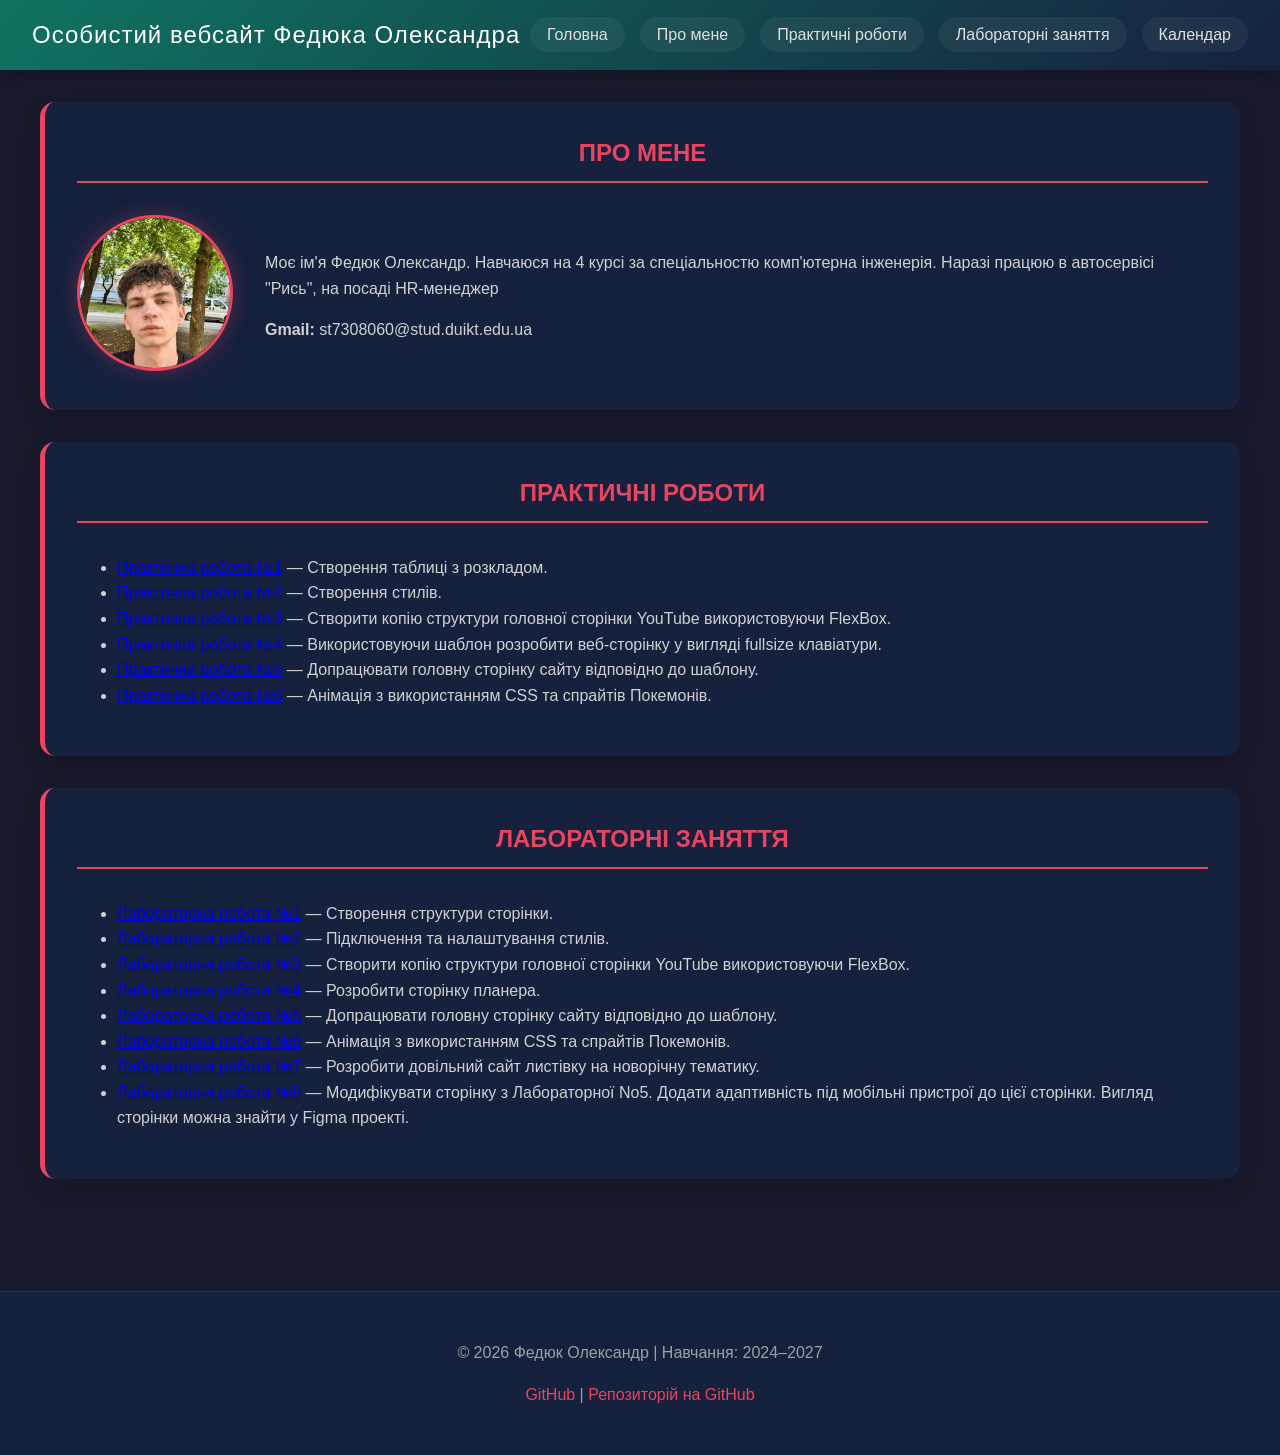
<file: index.html>
<!doctype html>
<html lang="uk">
<head>
    <meta charset="utf-8">
    <title>Особистий сайт Олександра Федюка</title>
    <meta http-equiv="refresh" content="0; url=practice_1/index.html">
</head>
<body>
    <a href="practice_1/index.html">Перейти на головну сторінку</a>
</body>
</html>
</file>
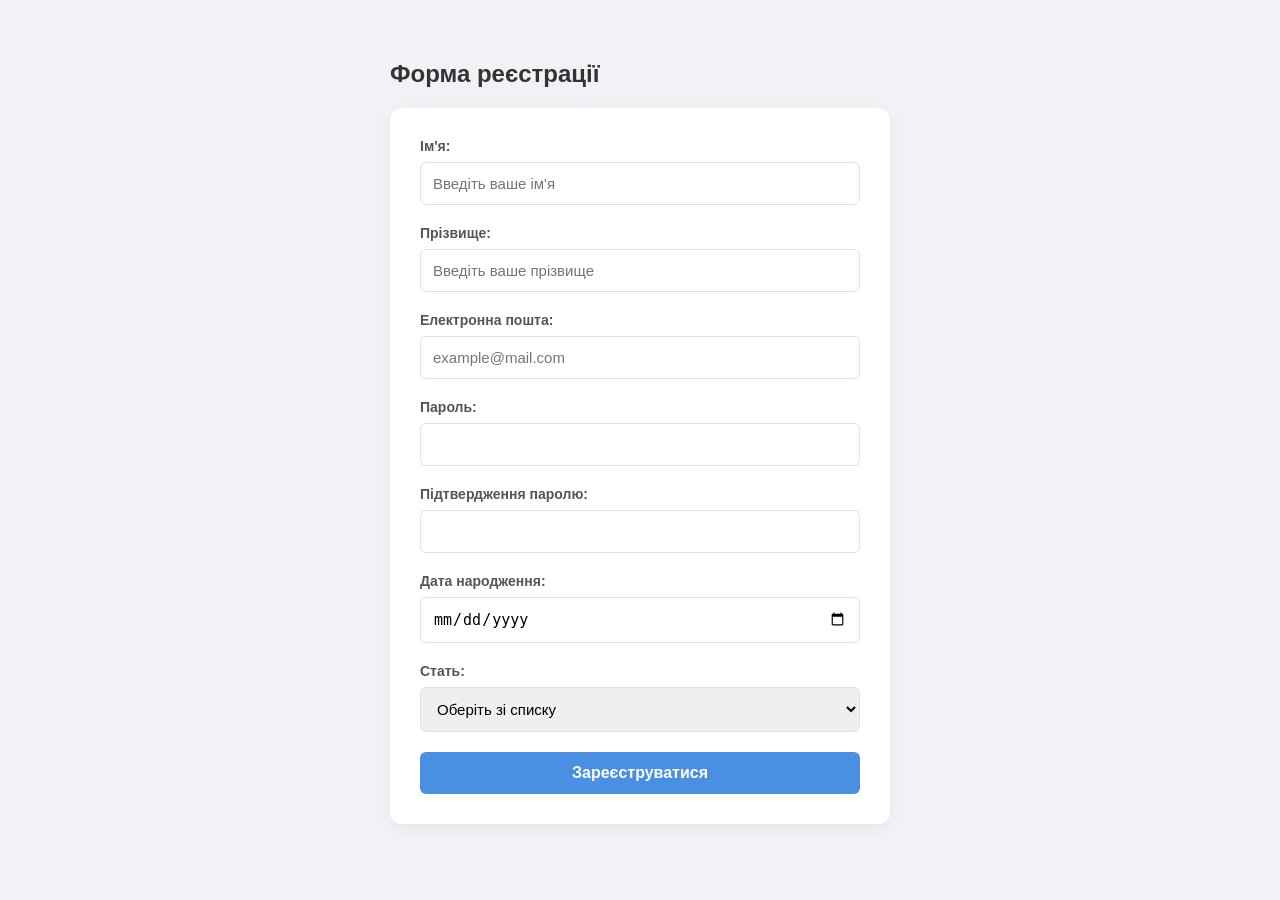
<file: laboratory_1/index.html>
<!DOCTYPE html>
<html lang="uk">
<head>
    <meta charset="UTF-8">
    <meta name="viewport" content="width=device-width, initial-scale=1.0">
    <title>Лабораторна №1: Реєстрація</title>
    <link rel="stylesheet" href="css/lab1.css">
</head>
<body>

<h2>Форма реєстрації</h2>

<form action="https://webhook.site/2d2f4c8a-d05f-41eb-bba8-1ad6a7848071" method="POST">

    <div>
        <label for="firstname">Ім'я:</label>
        <input type="text" id="firstname" name="firstname" required placeholder="Введіть ваше ім'я">
    </div>

    <div>
        <label for="lastname">Прізвище:</label>
        <input type="text" id="lastname" name="lastname" required placeholder="Введіть ваше прізвище">
    </div>

    <div>
        <label for="email">Електронна пошта:</label>
        <input type="email" id="email" name="email" required placeholder="example@mail.com">
    </div>

    <div>
        <label for="password">Пароль:</label>
        <input type="password" id="password" name="password" required>
    </div>

    <div>
        <label for="confirm_password">Підтвердження паролю:</label>
        <input type="password" id="confirm_password" name="confirm_password" required>
    </div>

    <div>
        <label for="birthdate">Дата народження:</label>
        <input type="date" id="birthdate" name="birthdate">
    </div>

    <div>
        <label for="gender">Стать:</label>
        <select id="gender" name="gender">
            <option value="" disabled selected>Оберіть зі списку</option>
            <option value="male">Чоловіча</option>
            <option value="female">Жіноча</option>
            <option value="other">Інше</option>
        </select>
    </div>

    <button type="submit">Зареєструватися</button>

</form>

</body>
</html>
</file>
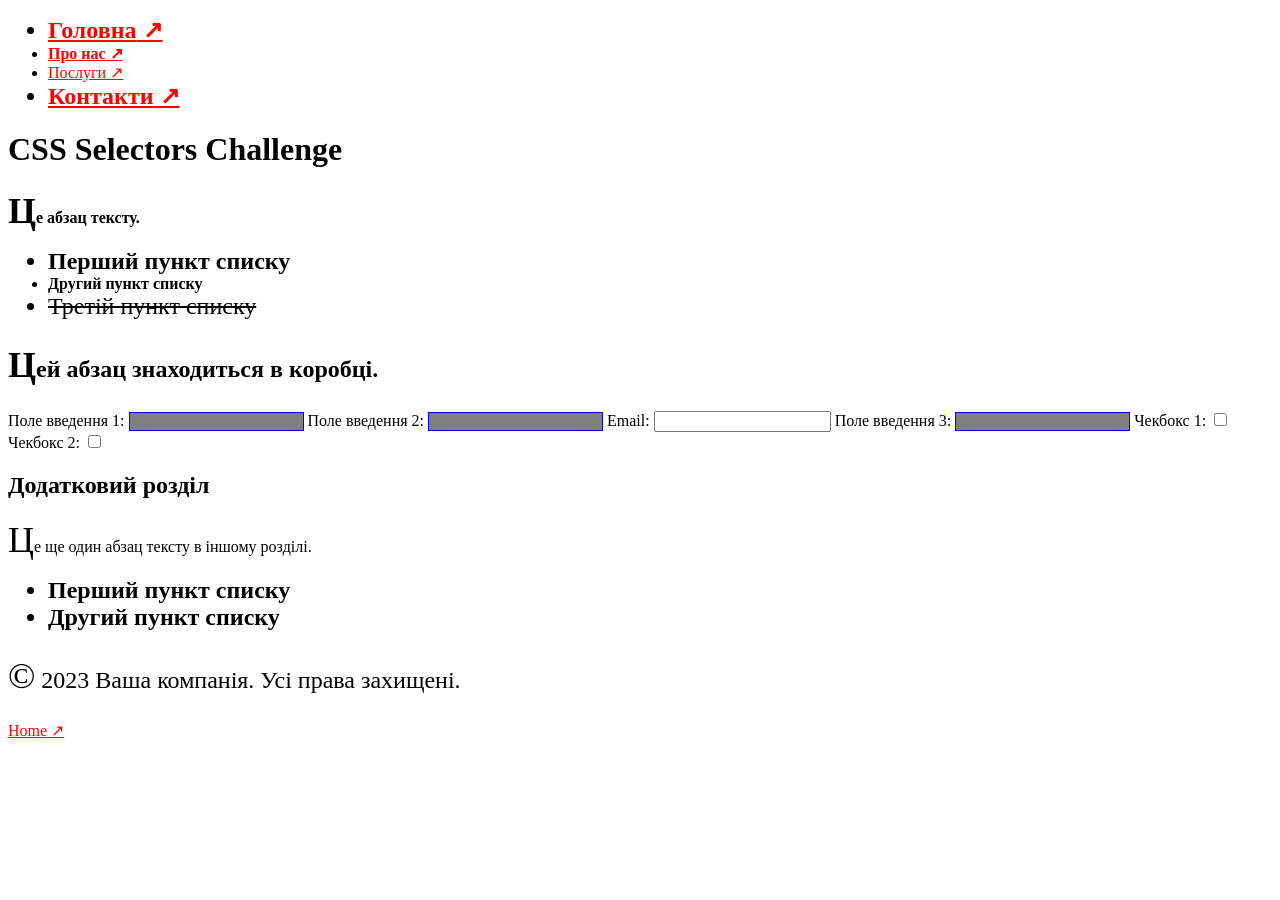
<file: laboratory_2/index.html>
<!DOCTYPE html>
<html lang="en">
<head>
    <meta charset="UTF-8">
    <meta name="viewport" content="width=device-width, initial-scale=1.0">
    <link rel="stylesheet" href="css/lab2.css">
    <title>CSS Selectors Challenge</title>
</head>
<body>
<header>
    <nav>
        <ul>
            <li><a href="#">Головна</a></li>
            <li><a href="https://example.com">Про нас</a></li>
            <li><a href="#">Послуги</a></li>
            <li><a href="http://notrealsite.ua">Контакти</a></li>
        </ul>
    </nav>
</header>
<div class="container">
    <h1>CSS Selectors Challenge</h1>
    <p>Це абзац тексту.</p>
    <ul>
        <li>Перший пункт списку</li>
        <li class="special">Другий пункт списку</li>
        <li>Третій пункт списку</li>
    </ul>
    <div class="box">
        <p>Цей абзац знаходиться в коробці.</p>
    </div>
    <form>
        <label for="input1">Поле введення 1:</label>
        <input type="text" id="input1">
        <label for="input2">Поле введення 2:</label>
        <input type="text" id="input2" disabled>
        <label for="email1">Email:</label>
        <input type="email" id="email1">
        <label for="input3">Поле введення 3:</label>
        <input type="text" id="input3">
        <label for="check1">Чекбокс 1:</label>
        <input type="checkbox" id="check1">
        <label for="check2">Чекбокс 2:</label>
        <input type="checkbox" id="check2">
    </form>
</div>
<section>
    <h2>Додатковий розділ</h2>
    <p>Це ще один абзац тексту в іншому розділі.</p>
    <ul>
        <li>Перший пункт списку</li>
        <li>Другий пункт списку</li>
    </ul>
</section>
<footer>
    <p>&copy; 2023 Ваша компанія. Усі права захищені.</p>
    <a href="#">Home</a>
</footer>
</body>
</html>
</file>
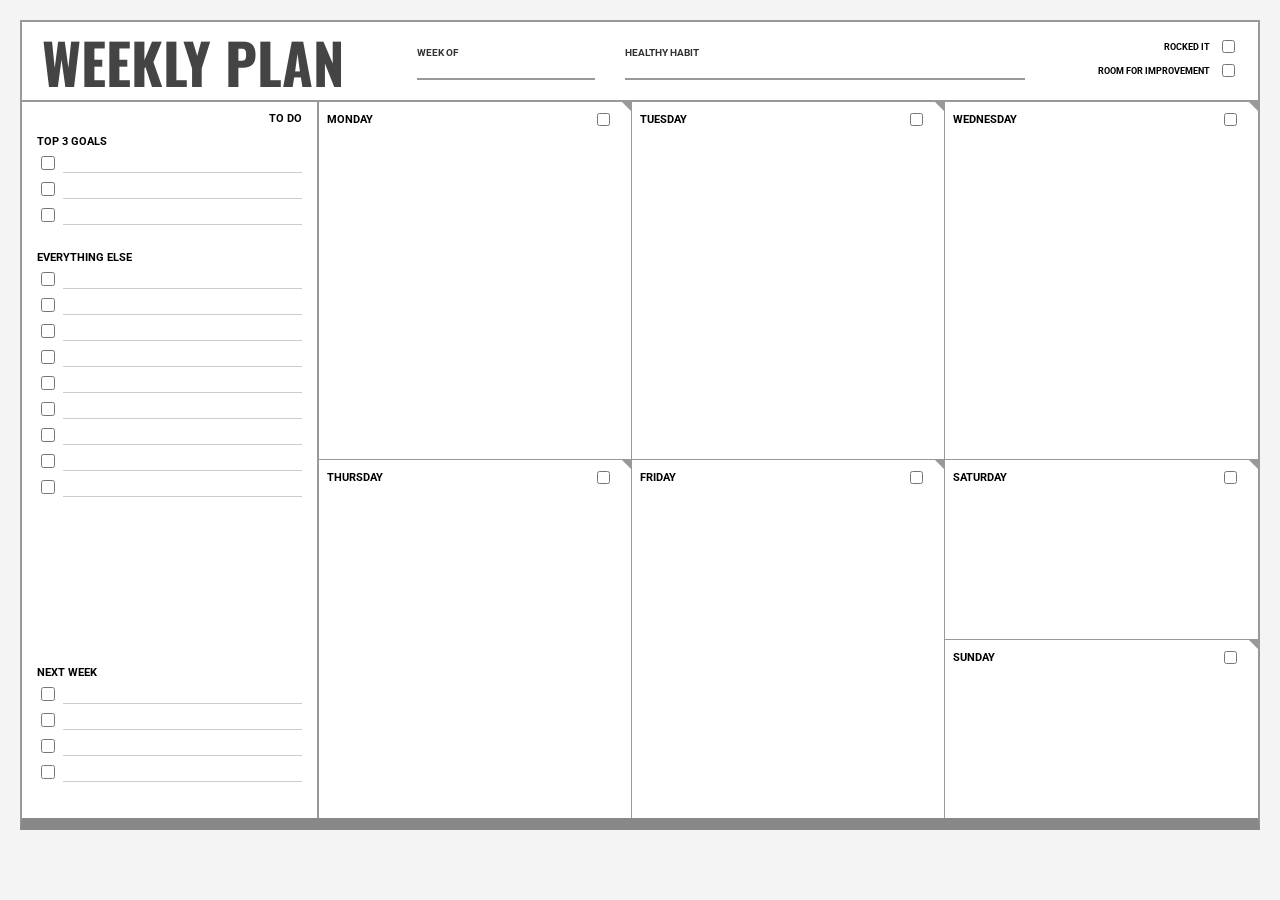
<file: laboratory_4/index.html>
<!DOCTYPE html>
<html lang="uk">
<head>
    <meta charset="UTF-8">
    <meta name="viewport" content="width=device-width, initial-scale=1.0">
    <title>Weekly Plan - Lab 4</title>
    <link rel="preconnect" href="https://fonts.googleapis.com">
    <link rel="preconnect" href="https://fonts.gstatic.com" crossorigin>
    <link href="https://fonts.googleapis.com/css2?family=Oswald:wght@500;700&family=Roboto:wght@400;500;700&display=swap" rel="stylesheet">
    <link rel="stylesheet" href="css/lab4.css">
</head>
<body>

<div class="planner-container">

    <header class="header">
        <div class="header-left">
            <h1 class="main-title">WEEKLY PLAN</h1>
        </div>

        <div class="header-center">
            <div class="input-group">
                <label>WEEK OF</label>
                <input type="text" class="line-input">
            </div>
            <div class="input-group habit-group">
                <label>HEALTHY HABIT</label>
                <input type="text" class="line-input">
            </div>
        </div>

        <div class="header-right">
            <div class="check-group">
                <span class="label-text">ROCKED IT</span>
                <input type="checkbox" class="box-check">
            </div>
            <div class="check-group">
                <span class="label-text">ROOM FOR IMPROVEMENT</span>
                <input type="checkbox" class="box-check">
            </div>
        </div>
    </header>

    <div class="main-grid">

        <aside class="sidebar">
            <div class="todo-header">TO DO</div>

            <div class="sidebar-section">
                <div class="section-title">TOP 3 GOALS</div>
                <ul class="task-list">
                    <li><input type="checkbox"><input type="text" class="text-line"></li>
                    <li><input type="checkbox"><input type="text" class="text-line"></li>
                    <li><input type="checkbox"><input type="text" class="text-line"></li>
                </ul>
            </div>

            <div class="sidebar-section grow-section">
                <div class="section-title">EVERYTHING ELSE</div>
                <ul class="task-list">
                    <li><input type="checkbox"><input type="text" class="text-line"></li>
                    <li><input type="checkbox"><input type="text" class="text-line"></li>
                    <li><input type="checkbox"><input type="text" class="text-line"></li>
                    <li><input type="checkbox"><input type="text" class="text-line"></li>
                    <li><input type="checkbox"><input type="text" class="text-line"></li>
                    <li><input type="checkbox"><input type="text" class="text-line"></li>
                    <li><input type="checkbox"><input type="text" class="text-line"></li>
                    <li><input type="checkbox"><input type="text" class="text-line"></li>
                    <li><input type="checkbox"><input type="text" class="text-line"></li>
                </ul>
            </div>

            <div class="sidebar-section">
                <div class="section-title">NEXT WEEK</div>
                <ul class="task-list">
                    <li><input type="checkbox"><input type="text" class="text-line"></li>
                    <li><input type="checkbox"><input type="text" class="text-line"></li>
                    <li><input type="checkbox"><input type="text" class="text-line"></li>
                    <li><input type="checkbox"><input type="text" class="text-line"></li>
                </ul>
            </div>
        </aside>

        <div class="day-cell">
            <div class="day-header">MONDAY <input type="checkbox"></div>
            <textarea class="day-input"></textarea>
        </div>
        <div class="day-cell">
            <div class="day-header">TUESDAY <input type="checkbox"></div>
            <textarea class="day-input"></textarea>
        </div>
        <div class="day-cell no-right-border">
            <div class="day-header">WEDNESDAY <input type="checkbox"></div>
            <textarea class="day-input"></textarea>
        </div>

        <div class="day-cell no-bottom-border">
            <div class="day-header">THURSDAY <input type="checkbox"></div>
            <textarea class="day-input"></textarea>
        </div>
        <div class="day-cell no-bottom-border">
            <div class="day-header">FRIDAY <input type="checkbox"></div>
            <textarea class="day-input"></textarea>
        </div>

        <div class="weekend-column no-right-border no-bottom-border">
            <div class="weekend-cell">
                <div class="day-header">SATURDAY <input type="checkbox"></div>
                <textarea class="day-input"></textarea>
            </div>
            <div class="weekend-cell no-bottom-border">
                <div class="day-header">SUNDAY <input type="checkbox"></div>
                <textarea class="day-input"></textarea>
            </div>
        </div>

    </div>
</div>

</body>
</html>
</file>
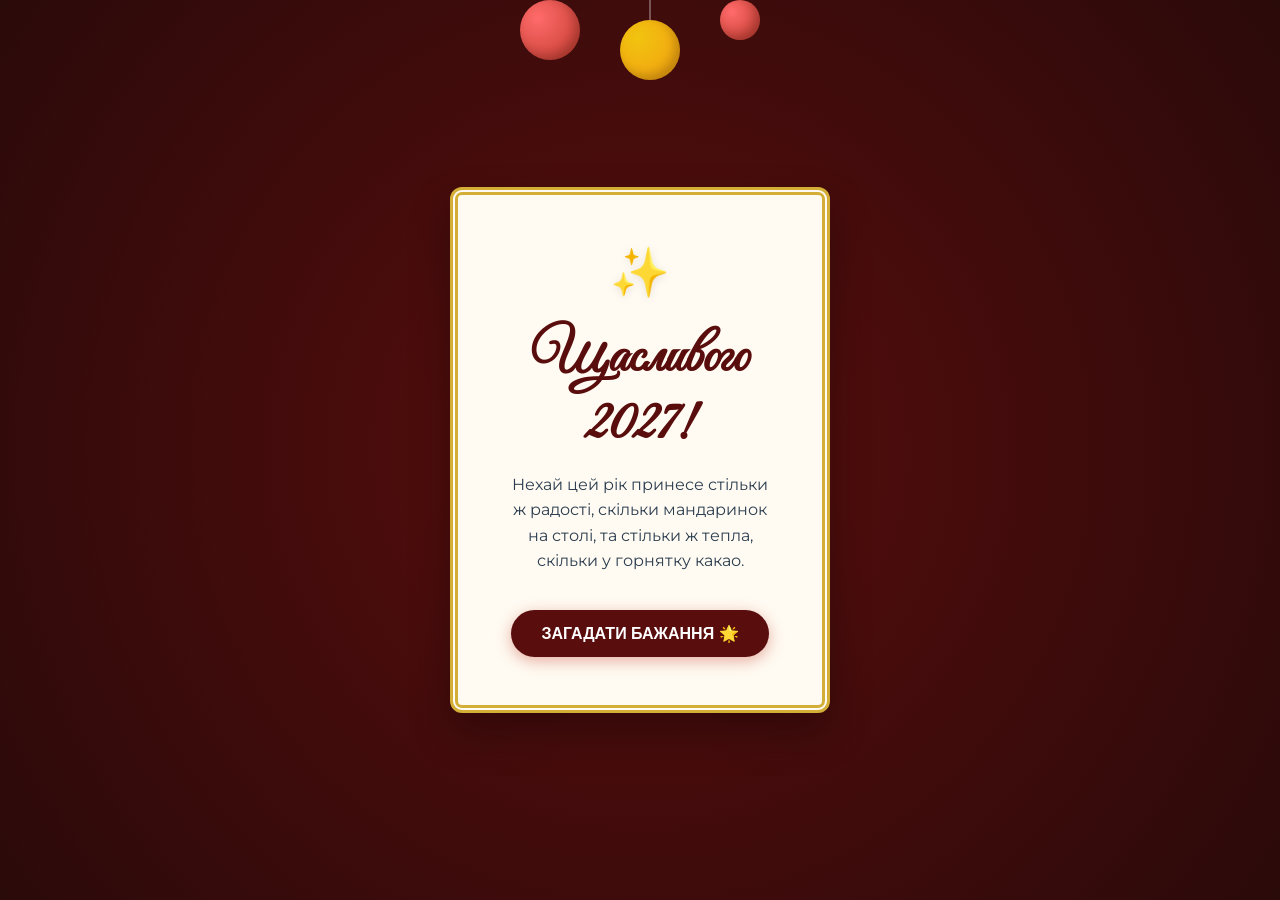
<file: laboratory_7/index.html>
<!DOCTYPE html>
<html lang="uk">
<head>
    <meta charset="UTF-8">
    <meta name="viewport" content="width=device-width, initial-scale=1.0">
    <title>Лабораторна №7: Магія Свят</title>
    <link href="https://fonts.googleapis.com/css2?family=Great+Vibes&family=Montserrat:wght@400;600&display=swap" rel="stylesheet">
    <link rel="stylesheet" href="css/lab7.css">
</head>
<body>

<div class="holiday-scene">

    <div class="holiday-scene__decor">
        <div class="bauble bauble--red"></div>
        <div class="bauble bauble--gold"></div>
        <div class="bauble bauble--red bauble--small"></div>
    </div>

    <div class="gift-card">
        <div class="gift-card__header">
            <span class="gift-card__icon">✨</span>
        </div>

        <h1 class="gift-card__title">Щасливого 2027!</h1>

        <p class="gift-card__message">
            Нехай цей рік принесе стільки ж радості, скільки мандаринок на столі,
            та стільки ж тепла, скільки у горнятку какао.
        </p>

        <button class="gift-card__action">
            Загадати бажання 🌟
        </button>
    </div>

</div>

</body>
</html>
</file>
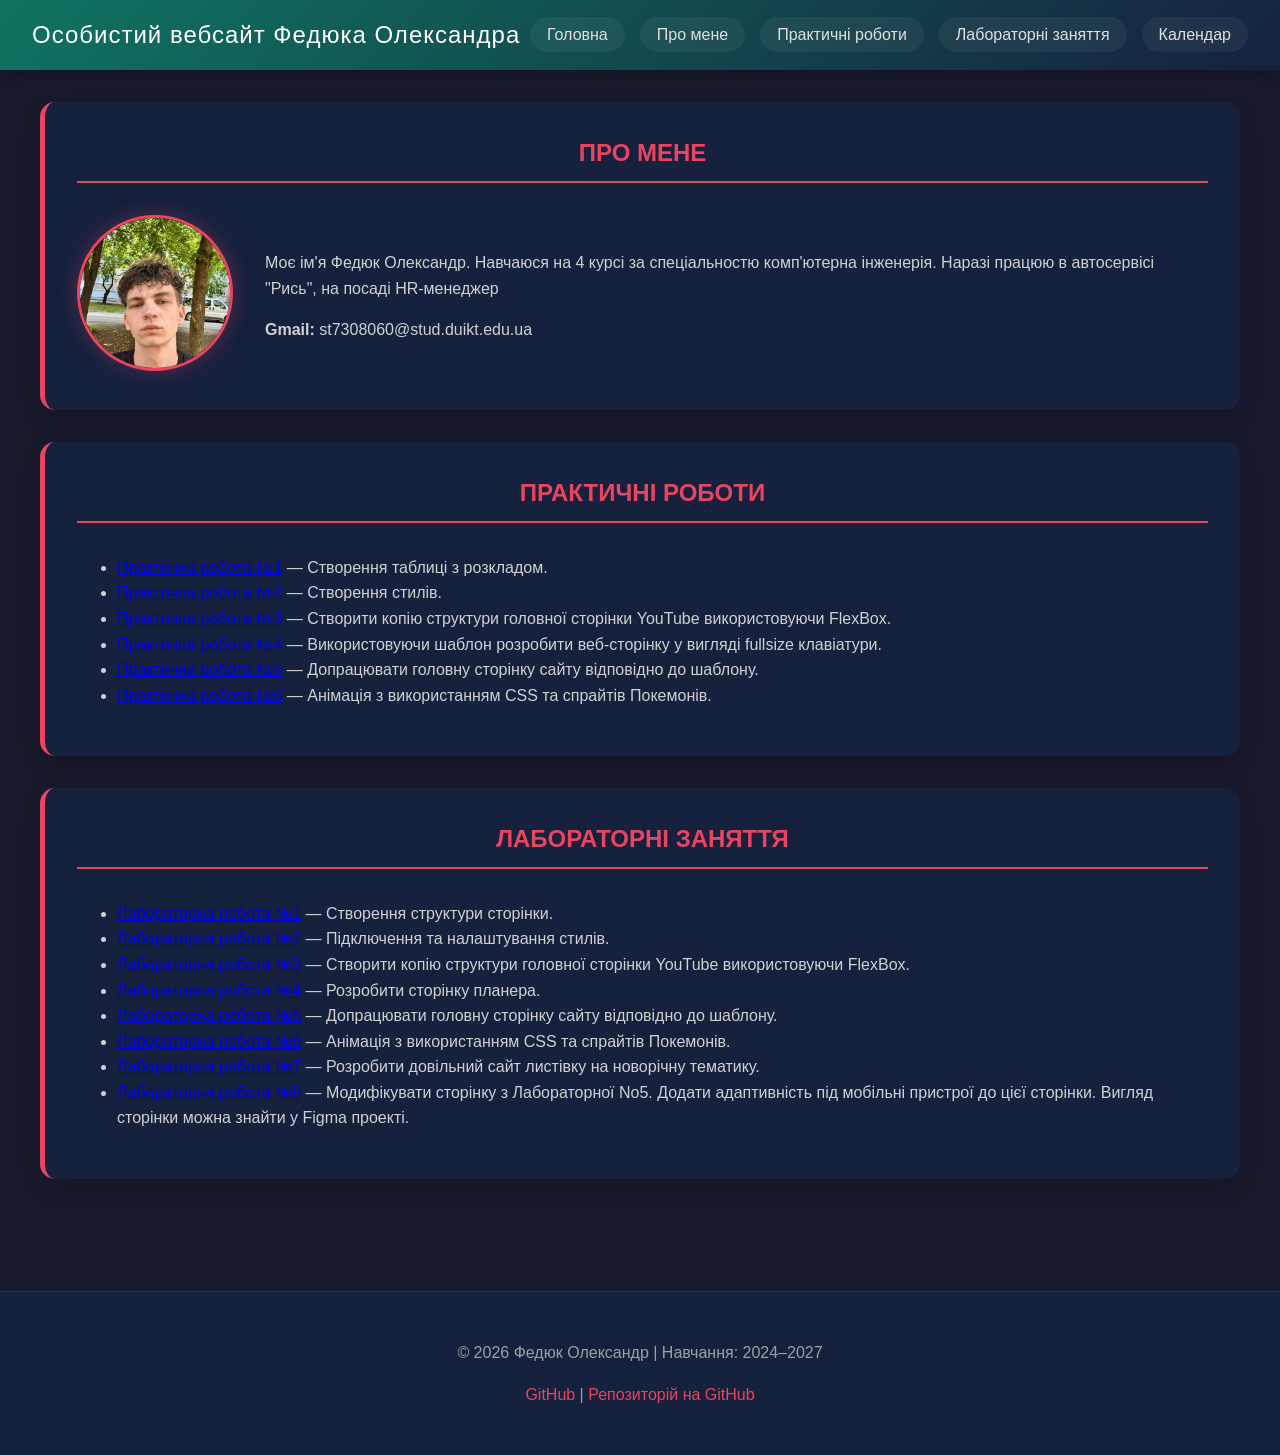
<file: practice_1/index.html>
<!DOCTYPE html>
<html lang="uk">
<head>
    <meta charset="UTF-8">
    <meta name="viewport" content="width=device-width, initial-scale=1.0">
    <title>Особистий веб сайт Fediuk Oleksandr</title>
    <link rel="stylesheet" href="css/styles.css">
</head>
<body>
<header>
    <h1>Особистий вебсайт Федюка Олександра</h1>
    <nav>
        <ul>
            <li><a href="index.html">Головна</a></li>
            <li><a href="about.html">Про мене</a></li>
            <li><a href="labs.html">Практичні роботи</a></li>
            <li><a href="practices.html">Лабораторні заняття</a></li>
            <li><a href="calendar.html">Календар</a></li>
        </ul>
    </nav>
</header>

<main>
    <section id="about">
        <h2>Про мене</h2>
        <div class="profile-container">
            <div class="profile-image">
                <img src="photo1.jpg" alt="Федюк Олександр">
            </div>
            <div class="profile-info">
                <p>Моє ім'я Федюк Олександр. Навчаюся на 4 курсі за спеціальностю комп'ютерна інженерія. Наразі працюю в автосервісі "Рись", на посаді HR-менеджер</p>
                <p><strong>Gmail:</strong> st7308060@stud.duikt.edu.ua</p>
            </div>
        </div>
    </section>

    <section id="practices">
        <h2>Практичні роботи</h2>
        <ul>
            <li><a href="https://classroom.google.com/u/1/c/ODc4NDEzMzg3NTE3/a/ODc4NDEzMzg3NTM1/details">Практична робота
                №1</a> — Створення таблиці з розкладом.
            </li>
            <li><a href="https://classroom.google.com/u/1/c/ODc4NDEzMzg3NTE3/a/ODc4NDEzMzg3NTM5/details">Практична робота
                №2</a> — Створення стилів.
            </li>
            <li><a href="https://classroom.google.com/u/1/c/ODc4NDEzMzg3NTE3/a/ODc4NDEzMzg3NTQ0/details">Практична робота
                №3</a> — Створити копію структури головної сторінки YouTube використовуючи FlexBox.
            </li>
            <li><a href="https://classroom.google.com/u/1/c/ODc4NDEzMzg3NTE3/a/ODc4NDEzMzg3NTQ5/details">Практична робота
                №4</a> — Використовуючи шаблон розробити веб-сторінку у вигляді fullsize клавіатури.
            </li>
            <li><a href="laboratory_5/lab5.html">Практична робота
                №5</a> — Допрацювати головну сторінку сайту відповідно до шаблону.
            </li>
            <li><a href="https://classroom.google.com/u/1/c/ODc4NDEzMzg3NTE3/a/ODc4NDEzMzg3NTYx/details">Практична робота
                №6</a> — Анімація з використанням CSS та спрайтів Покемонів.
            </li>
        </ul>
    </section>

    <section id="labs">
        <h2>Лабораторні заняття</h2>
        <ul>
            <li><a href="https://classroom.google.com/u/1/c/ODc4NDEzMzg3NTE3/a/ODc4NDEzMzg3NTM2/details">Лабораторна робота
                №1</a> — Створення структури сторінки.
            </li>
            <li><a href="https://classroom.google.com/u/1/c/ODc4NDEzMzg3NTE3/a/ODc4NDEzMzg3NTQw/details">Лабораторна робота
                №2</a> — Підключення та налаштування стилів.
            </li>
            <li><a href="https://classroom.google.com/u/1/c/ODc4NDEzMzg3NTE3/a/ODc4NDEzMzg3NTQ1/details">Лабораторна робота
                №3</a> — Створити копію структури головної сторінки YouTube використовуючи FlexBox.
            </li>
            <li><a href="https://classroom.google.com/u/1/c/ODc4NDEzMzg3NTE3/a/ODc4NDEzMzg3NTUx/details">Лабораторна робота
                №4</a> — Розробити сторінку планера.
            </li>
            <li><a href="lab5.html">Лабораторна робота
                №5</a> — Допрацювати головну сторінку сайту відповідно до шаблону.
            </li>
            <li><a href="https://classroom.google.com/u/1/c/ODc4NDEzMzg3NTE3/a/ODc4NDEzMzg3NTYx/details">Лабораторна робота
                №6</a> — Анімація з використанням CSS та спрайтів Покемонів.
            </li>
            <li><a href="https://classroom.google.com/u/1/c/ODc4NDEzMzg3NTE3/a/ODc4NDEzMzg3NTY1/details">Лабораторна робота
                №7</a> — Розробити довільний сайт листівку на новорічну тематику.
            <li><a href="lab8.html">Лабораторна робота
                №8</a> — Модифікувати сторінку з Лабораторної No5. Додати адаптивність під мобільні
                        пристрої до цієї сторінки. Вигляд сторінки можна знайти у Figma проекті.
        </ul>
    </section>
</main>

<footer>
    <p>© 2026 Федюк Олександр | Навчання: 2024–2027</p>
    <p>
        <a href="https://github.com/Sanchez741">GitHub</a> |
        <a href="https://github.com/Sanchez741/Web-Fediuk">Репозиторій на GitHub</a>
    </p>
</footer>
</body>
</html>
</file>
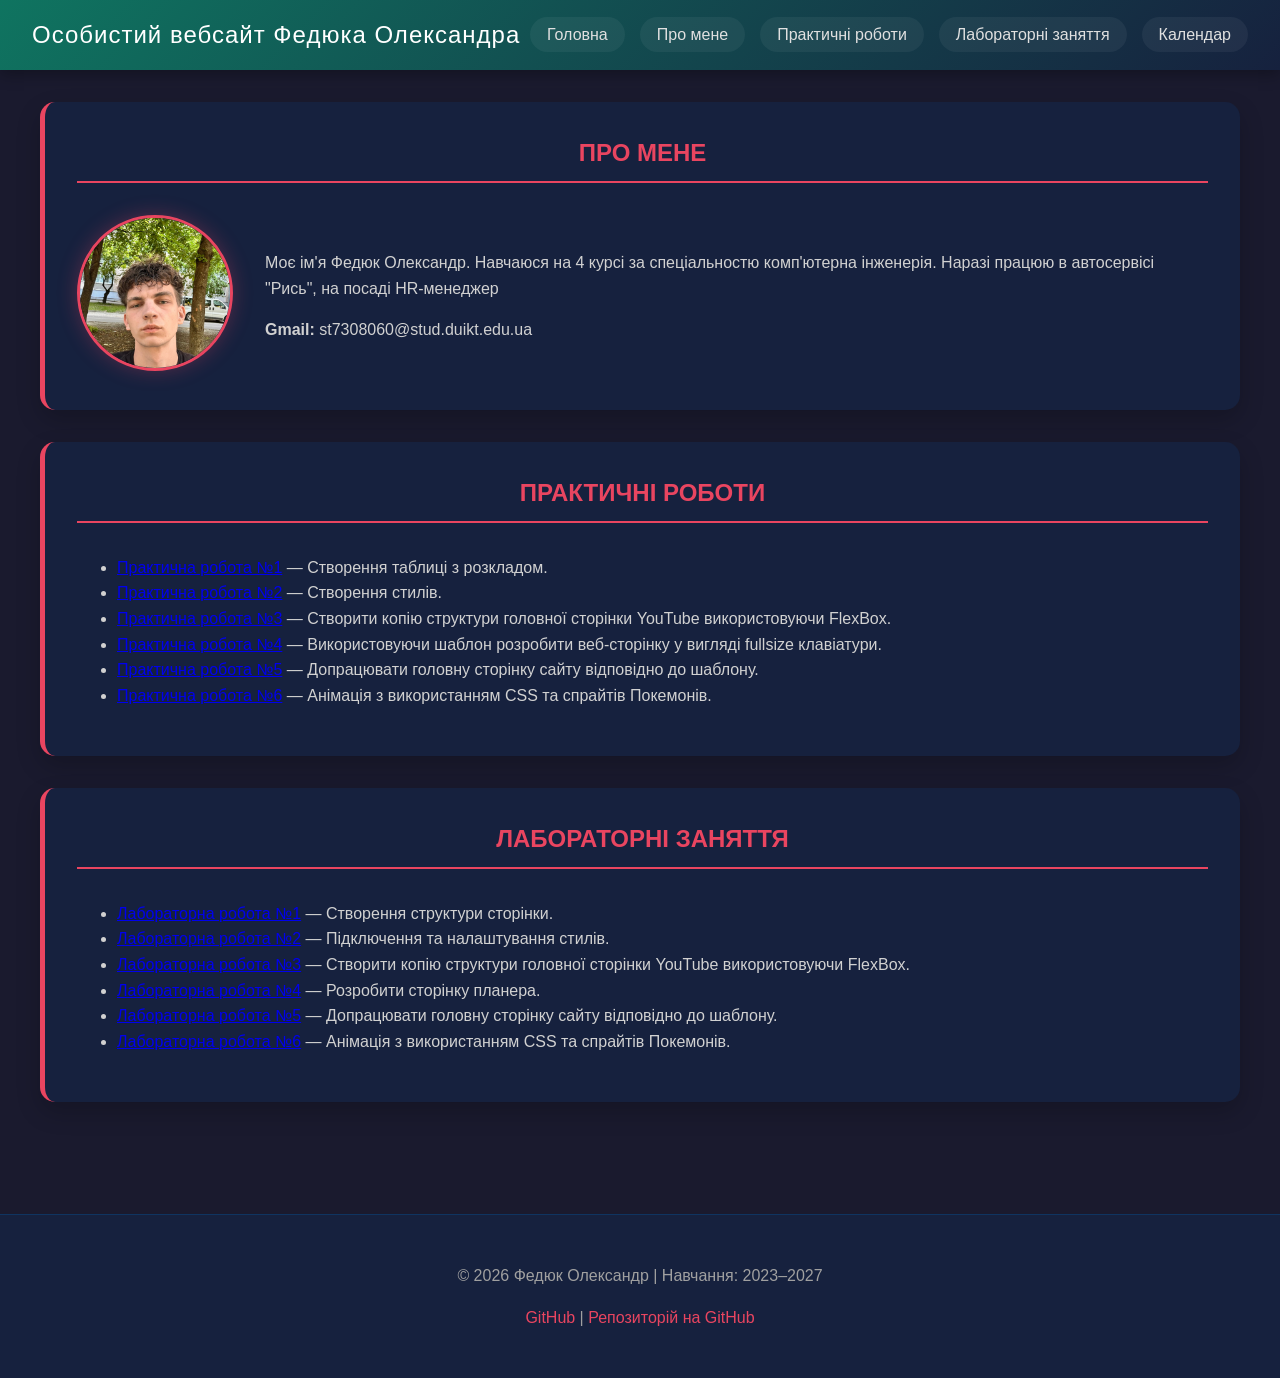
<file: practice_2/index.html>
<!DOCTYPE html>
<html lang="uk">
<head>
    <meta charset="UTF-8">
    <meta name="viewport" content="width=device-width, initial-scale=1.0">
    <title>Особистий веб сайт Fediuk Oleksandr</title>
    <link rel="stylesheet" href="css/styles.css">
</head>
<body>
<header>
    <h1>Особистий вебсайт Федюка Олександра</h1>
    <nav>
        <ul>
            <li><a href="index.html">Головна</a></li>
            <li><a href="about.html">Про мене</a></li>
            <li><a href="labs.html">Практичні роботи</a></li>
            <li><a href="practices.html">Лабораторні заняття</a></li>
            <li><a href="calendar.html">Календар</a></li>
        </ul>
    </nav>
</header>

<main>
    <section id="about">
        <h2>Про мене</h2>
        <div class="profile-container">
            <div class="profile-image">
                <img src="photo1.jpg" alt="Федюк Олександр">
            </div>
            <div class="profile-info">
                <p>Моє ім'я Федюк Олександр. Навчаюся на 4 курсі за спеціальностю комп'ютерна інженерія. Наразі працюю в автосервісі "Рись", на посаді HR-менеджер</p>
                <p><strong>Gmail:</strong> st7308060@stud.duikt.edu.ua</p>
            </div>
        </div>
    </section>

    <section id="practices">
        <h2>Практичні роботи</h2>
        <ul>
            <li><a href="https://classroom.google.com/c/NzgwMjk0NzgwNjA1/a/ODAxMDgxODE0NDIx/details">Практична робота
                №1</a> — Створення таблиці з розкладом.
            </li>
            <li><a href="https://classroom.google.com/c/NzgwMjk0NzgwNjA1/a/ODA2NTA2NjYxODk5/details">Практична робота
                №2</a> — Створення стилів.
            </li>
            <li><a href="https://classroom.google.com/c/NzgwMjk0NzgwNjA1/a/ODA4NTg0MTI3MjQ0/details">Практична робота
                №3</a> — Створити копію структури головної сторінки YouTube використовуючи FlexBox.
            </li>
            <li><a href="https://classroom.google.com/c/NzgwMjk0NzgwNjA1/a/ODE3OTA3MTM4NTA2/details">Практична робота
                №4</a> — Використовуючи шаблон розробити веб-сторінку у вигляді fullsize клавіатури.
            </li>
            <li><a href="https://classroom.google.com/c/NzgwMjk0NzgwNjA1/a/ODE3MDc2NTI5OTEx/details">Практична робота
                №5</a> — Допрацювати головну сторінку сайту відповідно до шаблону.
            </li>
            <li><a href="https://classroom.google.com/c/NzgwMjk0NzgwNjA1/a/ODIzNzQ4MDMyMTU5/details">Практична робота
                №6</a> — Анімація з використанням CSS та спрайтів Покемонів.
            </li>
        </ul>
    </section>

    <section id="labs">
        <h2>Лабораторні заняття</h2>
        <ul>
            <li><a href="https://classroom.google.com/c/NzgwMjk0NzgwNjA1/a/ODAxMDcxNDIzMjMw/details">Лабораторна робота
                №1</a> — Створення структури сторінки.
            </li>
            <li><a href="https://classroom.google.com/c/NzgwMjk0NzgwNjA1/a/ODA6NTA4MTM1NTYw/details">Лабораторна робота
                №2</a> — Підключення та налаштування стилів.
            </li>
            <li><a href="https://classroom.google.com/c/NzgwMjk0NzgwNjA1/a/ODE0OTE3MTEyMDk1/details">Лабораторна робота
                №3</a> — Створити копію структури головної сторінки YouTube використовуючи FlexBox.
            </li>
            <li><a href="https://classroom.google.com/c/NzgwMjk0NzgwNjA1/a/ODEyNTE1NDUzNzU2/details">Лабораторна робота
                №4</a> — Розробити сторінку планера.
            </li>
            <li><a href="https://classroom.google.com/c/NzgwMjk0NzgwNjA1/a/ODE3MDc2NTI5OTEx/details">Лабораторна робота
                №5</a> — Допрацювати головну сторінку сайту відповідно до шаблону.
            </li>
            <li><a href="https://classroom.google.com/c/NzgwMjk0NzgwNjA1/a/ODIzNzQ4MDMyMTU5/details">Лабораторна робота
                №6</a> — Анімація з використанням CSS та спрайтів Покемонів.
            </li>
        </ul>
    </section>
</main>

<footer>
    <p>© 2026 Федюк Олександр | Навчання: 2023–2027</p>
    <p>
        <a href="https://github.com/Sanchez741">GitHub</a> |
        <a href="https://github.com/Sanchez741/Web-Fediuk">Репозиторій на GitHub</a>
    </p>
</footer>
</body>
</html>
</file>
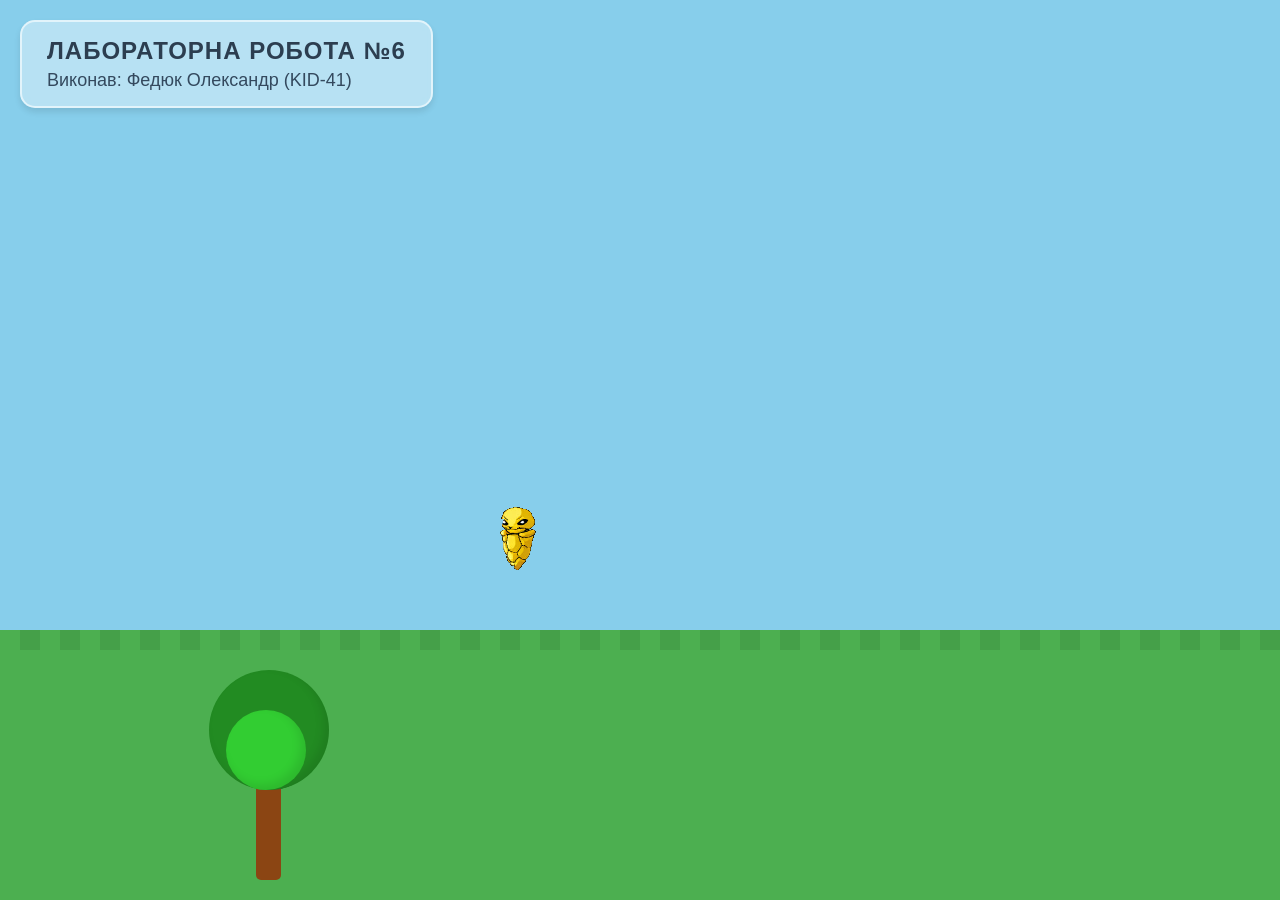
<file: practice_6/index.html>
<!DOCTYPE html>
<html lang="uk">
<head>
    <meta charset="UTF-8">
    <meta name="viewport" content="width=device-width, initial-scale=1.0">
    <title>Лабораторна робота №6</title>
    <link rel="stylesheet" href="css/practice6.css">
</head>
<body>

<div class="scene">

    <div class="info-panel">
        <h1>Лабораторна робота №6</h1>
        <h2>Виконав: Федюк Олександр (KID-41)</h2>
    </div>

    <div class="sky">
        <div class="cloud cloud-1"></div>
        <div class="cloud cloud-2"></div>
        <div class="cloud cloud-3"></div>
    </div>

    <div class="ground">
        <div class="grass-texture"></div>

        <div class="tree">
            <div class="trunk"></div>
            <div class="leaves main-leaves"></div>
            <div class="leaves left-leaves"></div>
            <div class="leaves right-leaves"></div>
        </div>
    </div>

    <div class="bee-sprite"></div>
</div>

</body>
</html>
</file>
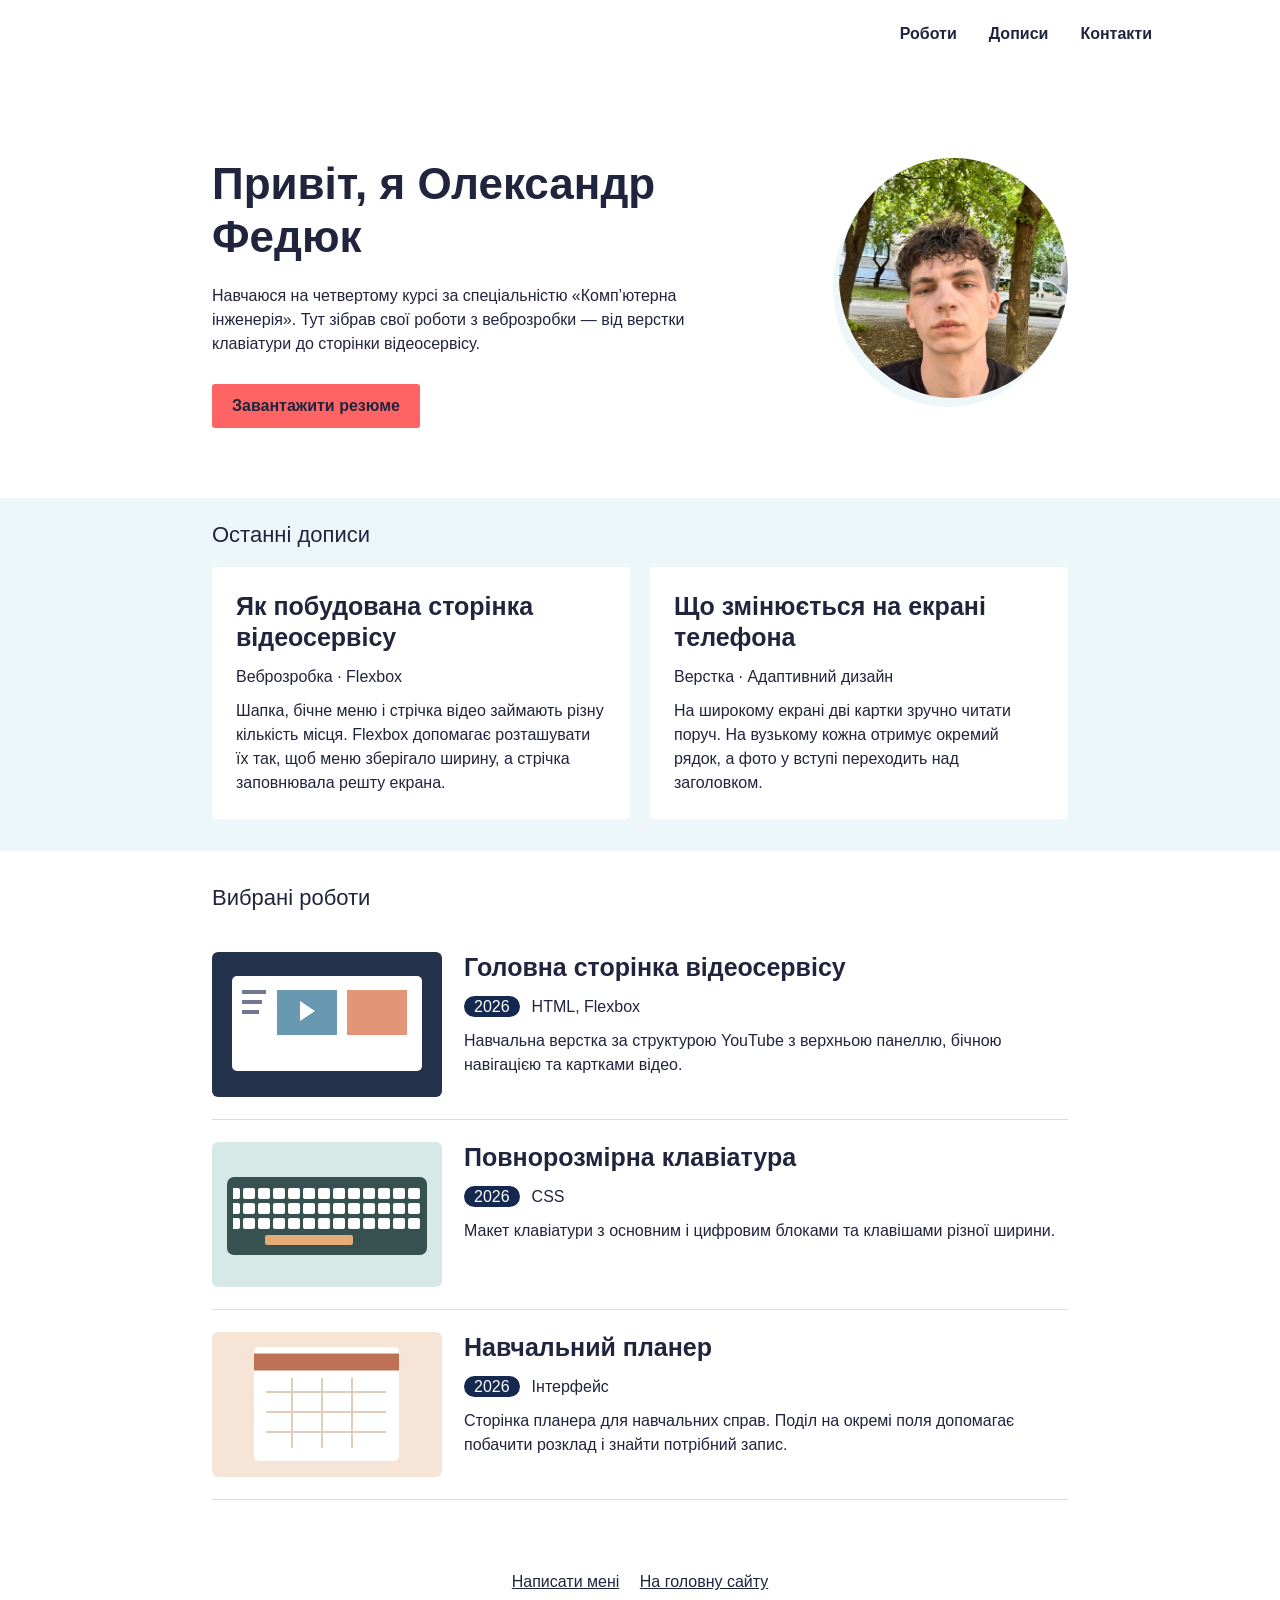
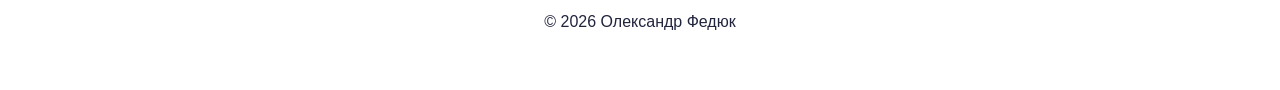
<file: laboratory_8/lab8.html>
<!doctype html>
<html lang="uk">
<head>
<meta charset="utf-8">
<meta name="viewport" content="width=device-width, initial-scale=1">
<title>Олександр Федюк — портфоліо</title>
<style>
* { box-sizing: border-box; }
body { margin: 0; font: 16px/1.5 Arial, sans-serif; color: #21243d; background: white; }
a { color: inherit; }
a:focus-visible, button:focus-visible { outline: 3px solid #137c97; outline-offset: 4px; }
.wrap { width: min(856px, calc(100% - 40px)); margin: auto; }
header { position: relative; max-width: 1152px; margin: auto; padding: 22px 5%; }
nav { display: flex; justify-content: flex-end; gap: 32px; }
nav a { font-weight: bold; text-decoration: none; }
#toggle { display: none; }
.intro { display: flex; justify-content: space-between; align-items: flex-start; gap: 50px; padding: 90px 0 70px; }
h1 { font-size: 44px; line-height: 1.2; margin: 0 0 20px; }
.intro p { max-width: 490px; margin: 0 0 28px; }
.portrait { width: 240px; height: 240px; border-radius: 50%; object-fit: cover; object-position: center 60%; box-shadow: -6px 9px #edf7fa; }
.button { display: inline-block; background: #ff6464; color: #21243d; padding: 10px 20px; font-weight: bold; text-decoration: none; border-radius: 3px; }
.posts { background: #edf7fa; padding: 20px 0 32px; }
h2 { font-size: 22px; font-weight: normal; margin: 0 0 16px; }
.cards { display: grid; grid-template-columns: repeat(2, 1fr); gap: 20px; }
.card { padding: 24px; background: white; border-radius: 4px; }
h3 { font-size: 25px; line-height: 1.25; margin: 0 0 12px; }
article p { margin: 10px 0 0; }
.works { padding: 30px 0; }
.work { display: grid; grid-template-columns: 230px 1fr; gap: 22px; padding: 22px 0; border-bottom: 1px solid #ddd; }
.year { background: #142850; color: white; border-radius: 20px; padding: 2px 10px; margin-right: 12px; }
.preview { width: 100%; height: auto; border-radius: 6px; display: block; }
footer { text-align: center; padding: 40px 16px; }
footer a { margin: 0 8px; }
@media (max-width: 650px) {
  header { display: flex; justify-content: flex-end; padding: 6px 14px; }
  #toggle { display: grid; place-items: center; width: 44px; height: 44px; border: 0; background: white; color: #21243d; font-size: 26px; cursor: pointer; }
  nav { display: none; position: absolute; right: 16px; top: 50px; z-index: 1; min-width: 165px; background: white; box-shadow: 0 5px 18px #21243d26; padding: 8px; }
  #toggle[aria-expanded="true"] + nav { display: grid; gap: 0; }
  nav a { padding: 12px; }
  .intro { flex-direction: column-reverse; align-items: center; text-align: center; gap: 32px; padding: 28px 0 52px; }
  .portrait { width: 175px; height: 175px; }
  h1 { font-size: 32px; }
  h2 { text-align: center; font-size: 18px; }
  .cards, .work { grid-template-columns: 1fr; gap: 16px; }
  .card { padding: 20px; }
  h3 { font-size: 23px; }
}
</style>
</head>
<body>
<header>
  <button id="toggle" type="button" aria-controls="navigation" aria-expanded="false" aria-label="Відкрити меню">☰</button>
  <nav id="navigation" aria-label="Меню портфоліо">
    <a href="#works">Роботи</a><a href="#posts">Дописи</a><a href="#contact">Контакти</a>
  </nav>
</header>
<main>
  <section class="wrap intro">
    <div><h1>Привіт, я Олександр Федюк</h1>
      <p>Навчаюся на четвертому курсі за спеціальністю «Комп’ютерна інженерія». Тут зібрав свої роботи з веброзробки — від верстки клавіатури до сторінки відеосервісу.</p>
      <a class="button" download="Oleksandr-Fediuk-CV.txt" href="data:text/plain;charset=utf-8,Олександр%20Федюк%0AСпеціальність:%20Комп’ютерна%20інженерія,%204%20курс.%0AДосвід:%20рекрутинг%20в%20автосервісі%20«Рись».%0AНавички:%20HTML,%20CSS,%20Flexbox.%0AКонтакт:%20st7308060@stud.duikt.edu.ua">Завантажити резюме</a>
    </div>
    <img class="portrait" src="../practice_1/photo1.jpg" alt="Олександр Федюк">
  </section>
  <section class="posts" id="posts"><div class="wrap">
    <h2>Останні дописи</h2><div class="cards">
      <article class="card"><h3>Як побудована сторінка відеосервісу</h3>Веброзробка · Flexbox
        <p>Шапка, бічне меню і стрічка відео займають різну кількість місця. Flexbox допомагає розташувати їх так, щоб меню зберігало ширину, а стрічка заповнювала решту екрана.</p></article>
      <article class="card"><h3>Що змінюється на екрані телефона</h3>Верстка · Адаптивний дизайн
        <p>На широкому екрані дві картки зручно читати поруч. На вузькому кожна отримує окремий рядок, а фото у вступі переходить над заголовком.</p></article>
    </div></div>
  </section>
  <section class="wrap works" id="works"><h2>Вибрані роботи</h2>
    <article class="work">
      <svg class="preview" viewBox="0 0 230 145" aria-hidden="true"><rect width="230" height="145" fill="#25324b"/><rect x="20" y="24" width="190" height="95" rx="5" fill="white"/><path d="M30 40h24m-24 10h20m-20 10h17" stroke="#6f788c" stroke-width="4"/><rect x="65" y="38" width="60" height="45" fill="#6998b1"/><rect x="135" y="38" width="60" height="45" fill="#e49577"/><path d="m88 49 15 10-15 10z" fill="white"/></svg>
      <div><h3>Головна сторінка відеосервісу</h3><span class="year">2026</span>HTML, Flexbox<p>Навчальна верстка за структурою YouTube з верхньою панеллю, бічною навігацією та картками відео.</p></div>
    </article>
    <article class="work">
      <svg class="preview" viewBox="0 0 230 145" aria-hidden="true"><rect width="230" height="145" fill="#d6e9e7"/><defs><pattern id="keys" width="15" height="15" patternUnits="userSpaceOnUse"><rect x="1" y="1" width="12" height="11" rx="2" fill="white"/></pattern></defs><rect x="15" y="35" width="200" height="78" rx="7" fill="#365150"/><rect x="21" y="43" width="187" height="46" fill="url(#keys)"/><rect x="53" y="93" width="88" height="10" rx="2" fill="#e3ac76"/></svg>
      <div><h3>Повнорозмірна клавіатура</h3><span class="year">2026</span>CSS<p>Макет клавіатури з основним і цифровим блоками та клавішами різної ширини.</p></div>
    </article>
    <article class="work">
      <svg class="preview" viewBox="0 0 230 145" aria-hidden="true"><rect width="230" height="145" fill="#f6e5d7"/><rect x="42" y="15" width="145" height="114" rx="5" fill="white"/><path d="M42 30h145" stroke="#bd7155" stroke-width="17"/><path d="M54 60h120m-120 20h120m-120 20h120M80 46v70m30-70v70m30-70v70" stroke="#dfcdbb" stroke-width="2"/></svg>
      <div><h3>Навчальний планер</h3><span class="year">2026</span>Інтерфейс<p>Сторінка планера для навчальних справ. Поділ на окремі поля допомагає побачити розклад і знайти потрібний запис.</p></div>
    </article>
  </section>
</main>
<footer id="contact"><a href="mailto:st7308060@stud.duikt.edu.ua">Написати мені</a>
  <a href="../practice_1/index.html">На головну сайту</a><p>© 2026 Олександр Федюк</p>
</footer>
<script>
const toggle = document.querySelector('#toggle');
const navigation = document.querySelector('#navigation');
function setMenu(open) {
  toggle.setAttribute('aria-expanded', String(open));
  toggle.setAttribute('aria-label', open ? 'Закрити меню' : 'Відкрити меню');
  toggle.textContent = open ? '×' : '☰';
}
toggle.addEventListener('click', () => setMenu(toggle.getAttribute('aria-expanded') === 'false'));
navigation.addEventListener('click', () => setMenu(false));
document.addEventListener('keydown', event => {
  if (event.key === 'Escape' && toggle.getAttribute('aria-expanded') === 'true') {
    setMenu(false);
    toggle.focus();
  }
});
window.matchMedia('(max-width: 650px)').addEventListener('change', () => setMenu(false));
</script>
</body>
</html>
</file>
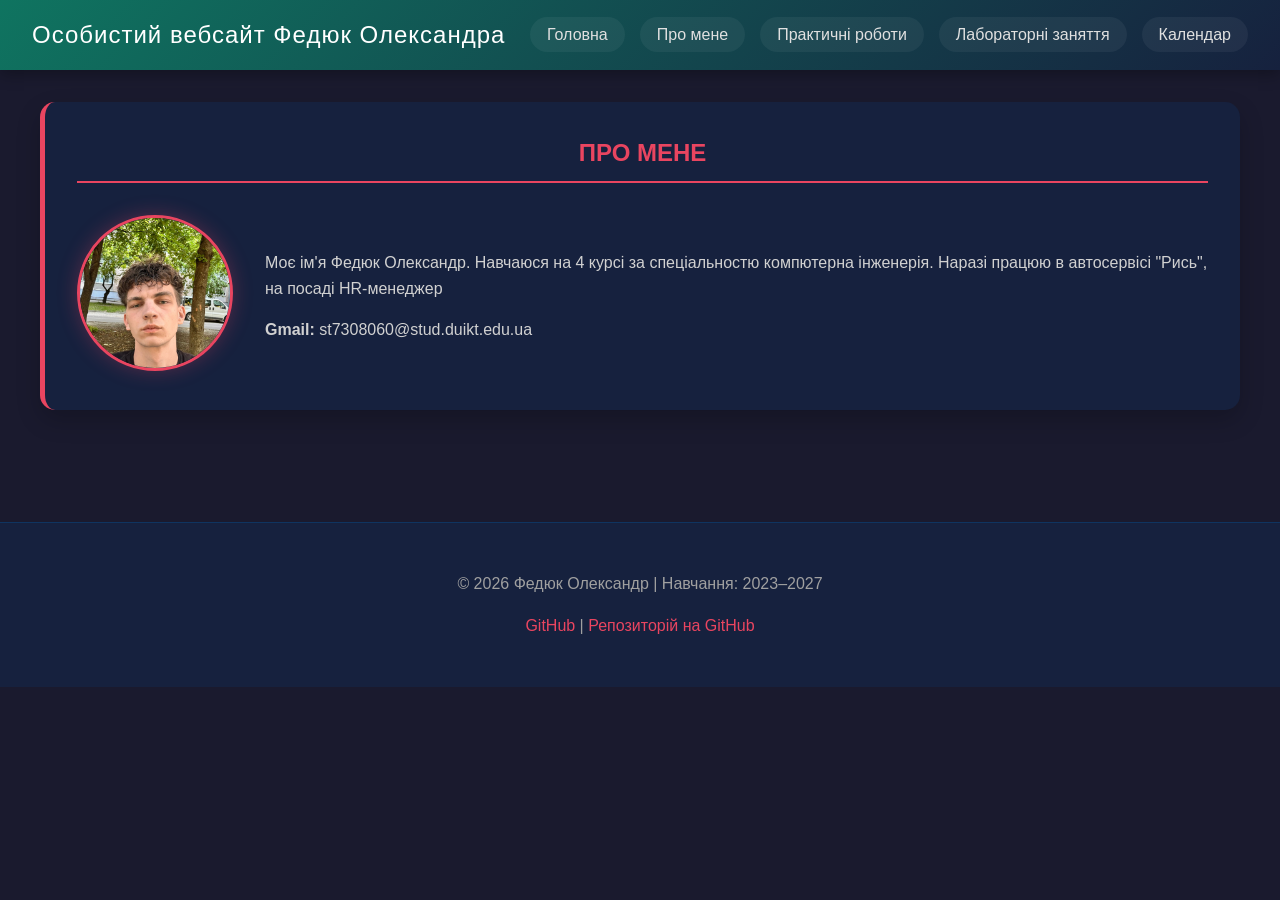
<file: practice_1/about.html>
<!DOCTYPE html>
<html lang="uk">
<head>
    <meta charset="UTF-8">
    <meta name="viewport" content="width=device-width, initial-scale=1.0">
    <title>Особистий веб сайт Fediuk Oleksandr</title>
    <link rel="stylesheet" href="css/styles.css">
</head>
<body>
<header>
    <h1>Особистий вебсайт Федюк Олександра</h1>
    <nav>
        <ul>
            <li><a href="index.html">Головна</a></li>
            <li><a href="about.html">Про мене</a></li>
            <li><a href="labs.html">Практичні роботи</a></li>
            <li><a href="practices.html">Лабораторні заняття</a></li>
            <li><a href="calendar.html">Календар</a></li>
        </ul>
    </nav>
</header>

<main>
    <section id="about">
        <h2>Про мене</h2>
        <div class="profile-container">
            <div class="profile-image">
                <img src="photo1.jpg" alt="Федюк Олександр">
            </div>
            <div class="profile-info">
                <p>Моє ім'я Федюк Олександр. Навчаюся на 4 курсі за спеціальностю компютерна інженерія. Наразі працюю в автосервісі "Рись", на посаді HR-менеджер</p>
                <p><strong>Gmail:</strong> st7308060@stud.duikt.edu.ua</p>
            </div>
        </div>
    </section>
</main>

<footer>
    <p>© 2026 Федюк Олександр | Навчання: 2023–2027</p>
    <p>
        <a href="https://github.com/Sanchez741">GitHub</a> |
        <a href="https://github.com/Sanchez741/Web-Fediuk">Репозиторій на GitHub</a>
    </p>
</footer>
</body>
</html>
</file>
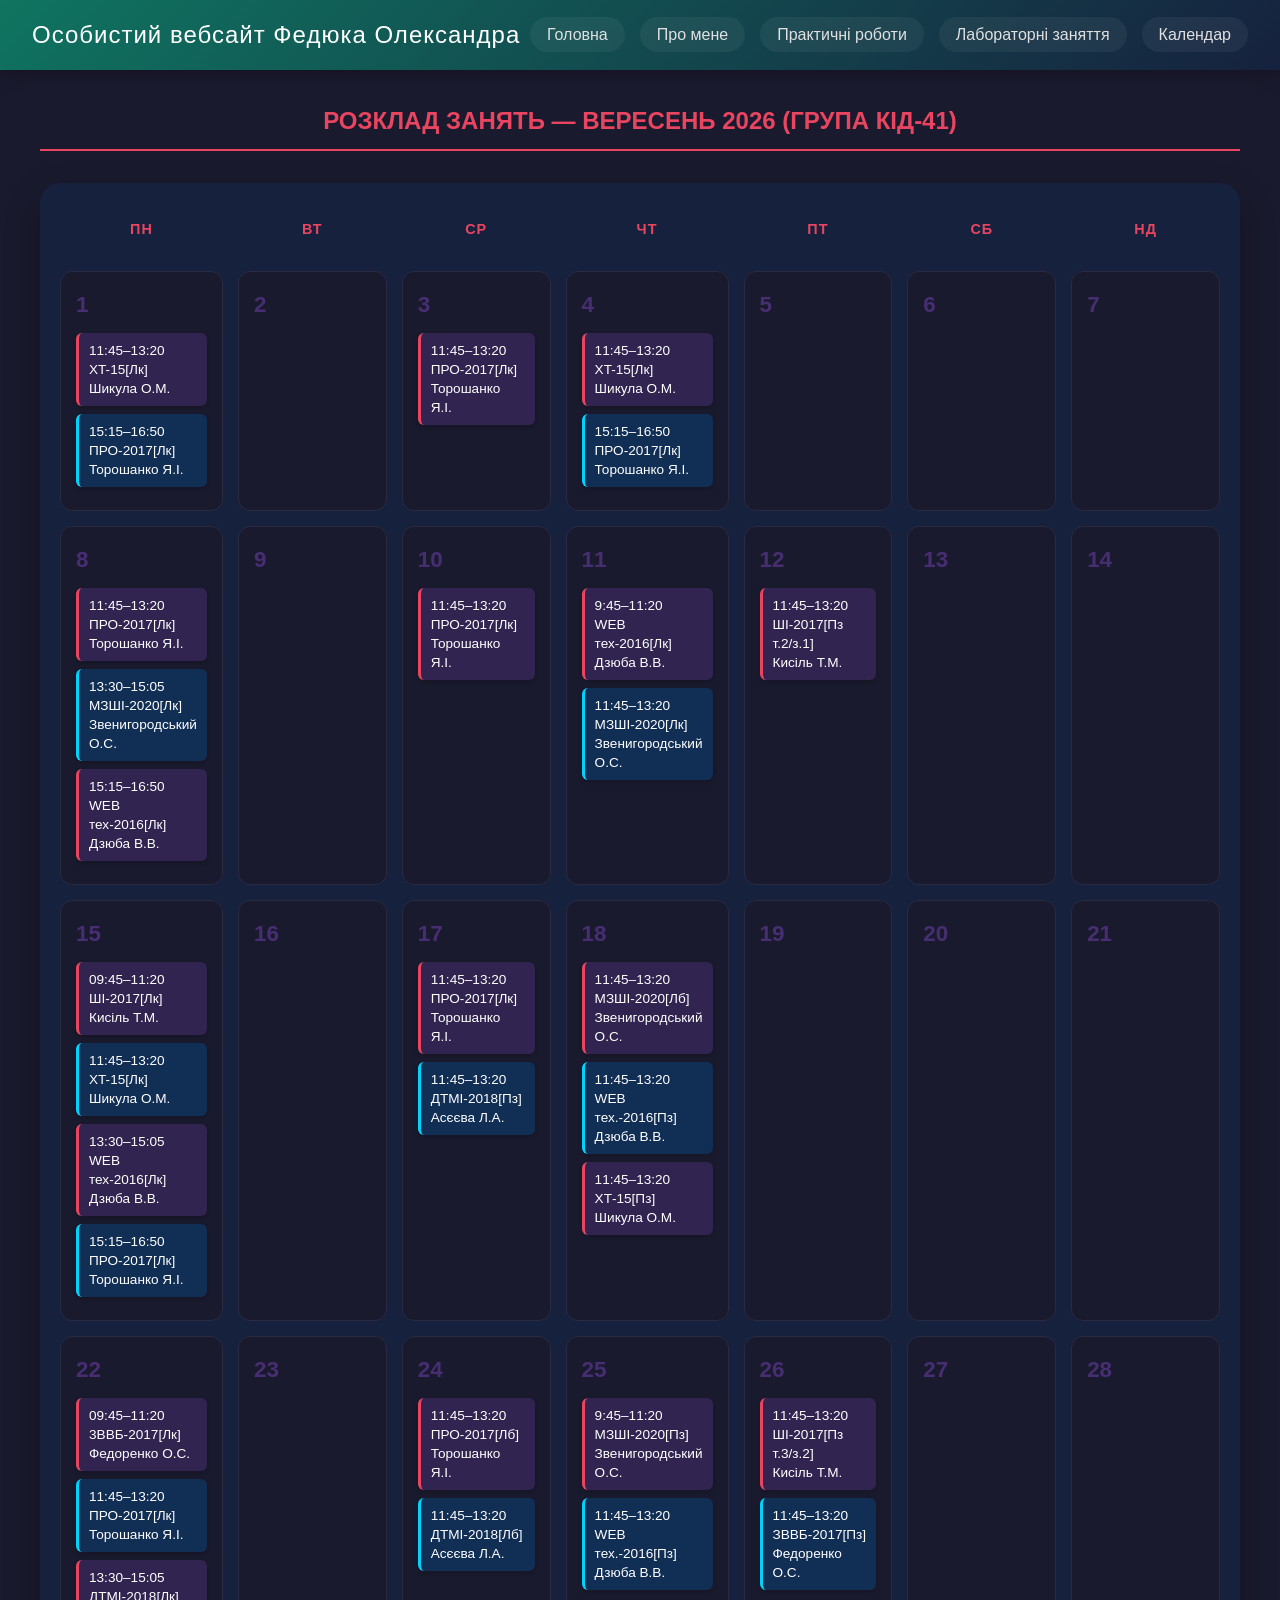
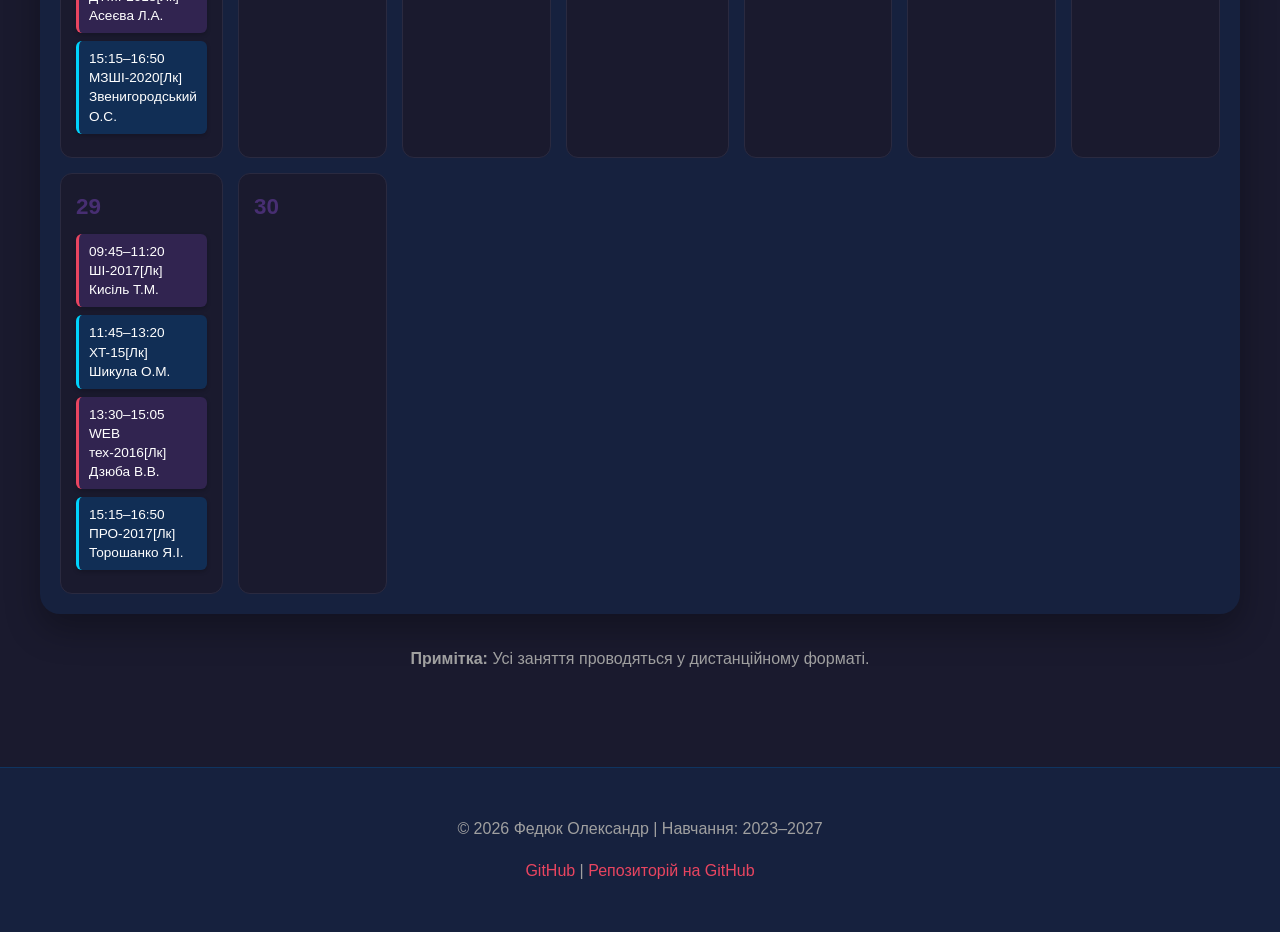
<file: practice_1/calendar.html>
<!DOCTYPE html>
<html lang="uk">
<head>
    <meta charset="UTF-8">
    <meta name="viewport" content="width=device-width, initial-scale=1.0">
    <title>Практична робота №1 - Календар</title>
    <link rel="stylesheet" href="css/styles.css">
</head>
<body>
<header>
    <h1>Особистий вебсайт Федюка Олександра</h1>
    <nav>
        <ul>
            <li><a href="index.html">Головна</a></li>
            <li><a href="about.html">Про мене</a></li>
            <li><a href="practices.html">Практичні роботи</a></li>
            <li><a href="labs.html">Лабораторні заняття</a></li>
            <li><a href="calendar.html">Календар</a></li>
        </ul>
    </nav>
</header>

<main>
    <h2>Розклад занять — Вересень 2026 (група КІД-41)</h2>
    <div class="calendar">
        <div class="calendar-header">Пн</div>
        <div class="calendar-header">Вт</div>
        <div class="calendar-header">Ср</div>
        <div class="calendar-header">Чт</div>
        <div class="calendar-header">Пт</div>
        <div class="calendar-header">Сб</div>
        <div class="calendar-header">Нд</div>

        <div class="calendar-day">
            <div class="calendar-day-number">1</div>
            <div class="event">11:45–13:20<br>XT-15[Лк]<br>Шикула О.М.</div>
            <div class="event">15:15–16:50<br>ПРО-2017[Лк]<br>Торошанко Я.І.</div>
        </div>
        <div class="calendar-day">
            <div class="calendar-day-number">2</div>
        </div>
        <div class="calendar-day">
            <div class="calendar-day-number">3</div>
            <div class="event">11:45–13:20<br>ПРО-2017[Лк]<br>Торошанко Я.І.</div>
        </div>
        <div class="calendar-day">
            <div class="calendar-day-number">4</div>
            <div class="event">11:45–13:20<br>XT-15[Лк]<br>Шикула О.М.</div>
            <div class="event">15:15–16:50<br>ПРО-2017[Лк]<br>Торошанко Я.І.</div>
        </div>
        <div class="calendar-day">
            <div class="calendar-day-number">5</div>
        </div>
        <div class="calendar-day">
            <div class="calendar-day-number">6</div>
        </div>
        <div class="calendar-day">
            <div class="calendar-day-number">7</div>
        </div>

        <div class="calendar-day">
            <div class="calendar-day-number">8</div>
            <div class="event">11:45–13:20<br>ПРО-2017[Лк]<br>Торошанко Я.І.</div>
            <div class="event">13:30–15:05<br>МЗШІ-2020[Лк]<br>Звенигородський О.С.</div>
            <div class="event">15:15–16:50<br>WEB тех-2016[Лк]<br>Дзюба В.В.</div>
        </div>
        <div class="calendar-day">
            <div class="calendar-day-number">9</div>
        </div>
        <div class="calendar-day">
            <div class="calendar-day-number">10</div>
            <div class="event">11:45–13:20<br>ПРО-2017[Лк]<br>Торошанко Я.І.</div>
        </div>
        <div class="calendar-day">
            <div class="calendar-day-number">11</div>
            <div class="event">9:45–11:20<br>WEB тех-2016[Лк]<br>Дзюба В.В.</div>
            <div class="event">11:45–13:20<br>МЗШІ-2020[Лк]<br>Звенигородський О.С.</div>
        </div>
        <div class="calendar-day">
            <div class="calendar-day-number">12</div>
            <div class="event">11:45–13:20<br>ШІ-2017[Пз т.2/з.1]<br>Кисіль Т.М.</div>
        </div>
        <div class="calendar-day">
            <div class="calendar-day-number">13</div>
        </div>
        <div class="calendar-day">
            <div class="calendar-day-number">14</div>
        </div>

        <div class="calendar-day">
            <div class="calendar-day-number">15</div>
            <div class="event">09:45–11:20<br>ШІ-2017[Лк]<br>Кисіль Т.М.</div>
            <div class="event">11:45–13:20<br>XT-15[Лк]<br>Шикула О.М.</div>
            <div class="event">13:30–15:05<br>WEB тех-2016[Лк]<br>Дзюба В.В.</div>
            <div class="event">15:15–16:50<br>ПРО-2017[Лк]<br>Торошанко Я.І.</div>
        </div>
        <div class="calendar-day">
            <div class="calendar-day-number">16</div>
        </div>
        <div class="calendar-day">
            <div class="calendar-day-number">17</div>
            <div class="event">11:45–13:20<br>ПРО-2017[Лк]<br>Торошанко Я.І.</div>
            <div class="event">11:45–13:20<br>ДТМІ-2018[Пз]<br>Асєєва Л.А.</div>
        </div>
        <div class="calendar-day">
            <div class="calendar-day-number">18</div>
            <div class="event">11:45–13:20<br>МЗШІ-2020[Лб]<br>Звенигородський О.С.</div>
            <div class="event">11:45–13:20<br>WEB тех.-2016[Пз]<br>Дзюба В.В.</div>
            <div class="event">11:45–13:20<br>ХТ-15[Пз]<br>Шикула О.М.</div>
        </div>
        <div class="calendar-day">
            <div class="calendar-day-number">19</div>
        </div>
        <div class="calendar-day">
            <div class="calendar-day-number">20</div>
        </div>
        <div class="calendar-day">
            <div class="calendar-day-number">21</div>
        </div>

        <div class="calendar-day">
            <div class="calendar-day-number">22</div>
            <div class="event">09:45–11:20<br>3ВВБ-2017[Лк]<br>Федоренко О.С.</div>
            <div class="event">11:45–13:20<br>ПРО-2017[Лк]<br>Торошанко Я.І.</div>
            <div class="event">13:30–15:05<br>ДТМІ-2018[Лк]<br>Асеєва Л.А.</div>
            <div class="event">15:15–16:50<br>МЗШІ-2020[Лк]<br>Звенигородський О.С.</div>
        </div>
        <div class="calendar-day">
            <div class="calendar-day-number">23</div>
        </div>
        <div class="calendar-day">
            <div class="calendar-day-number">24</div>
            <div class="event">11:45–13:20<br>ПРО-2017[Лб]<br>Торошанко Я.І.</div>
            <div class="event">11:45–13:20<br>ДТМІ-2018[Лб]<br>Асєєва Л.А.</div>
        </div>
        <div class="calendar-day">
            <div class="calendar-day-number">25</div>
            <div class="event">9:45–11:20<br>МЗШІ-2020[Пз]<br>Звенигородський О.С.</div>
            <div class="event">11:45–13:20<br>WEB тех.-2016[Пз]<br>Дзюба В.В.</div>
        </div>
        <div class="calendar-day">
            <div class="calendar-day-number">26</div>
            <div class="event">11:45–13:20<br>ШІ-2017[Пз т.3/з.2]<br>Кисіль Т.М.</div>
            <div class="event">11:45–13:20<br>ЗВВБ-2017[Пз]<br>Федоренко О.С.</div>
        </div>
        <div class="calendar-day">
            <div class="calendar-day-number">27</div>
        </div>
        <div class="calendar-day">
            <div class="calendar-day-number">28</div>
        </div>

        <div class="calendar-day">
            <div class="calendar-day-number">29</div>
            <div class="event">09:45–11:20<br>ШІ-2017[Лк]<br>Кисіль Т.М.</div>
            <div class="event">11:45–13:20<br>XT-15[Лк]<br>Шикула О.М.</div>
            <div class="event">13:30–15:05<br>WEB тех-2016[Лк]<br>Дзюба В.В.</div>
            <div class="event">15:15–16:50<br>ПРО-2017[Лк]<br>Торошанко Я.І.</div>
        </div>
        <div class="calendar-day">
            <div class="calendar-day-number">30</div>
        </div>
        <div class="calendar-day empty"></div>
        <div class="calendar-day empty"></div>
        <div class="calendar-day empty"></div>
        <div class="calendar-day empty"></div>
        <div class="calendar-day empty"></div>
    </div>

    <p style="text-align: center; color: #a0a0a0;"><strong>Примітка:</strong> Усі заняття проводяться у дистанційному форматі.</p>
</main>

<footer>
    <p>© 2026 Федюк Олександр | Навчання: 2023–2027</p>
    <p>
        <a href="https://github.com/Sanchez741">GitHub</a> |
        <a href="https://github.com/Sanchez741/Web-Fediuk">Репозиторій на GitHub</a>
    </p>
</footer>
</body>
</html>
</file>
<file: laboratory_1/css/lab1.css>
body {
    font-family: 'Segoe UI', Roboto, Helvetica, Arial, sans-serif;
    background-color: #f0f2f5;
    padding: 40px 20px;
    max-width: 500px;
    margin: 0 auto;
    color: #333;
}

form {
    background: #ffffff;
    padding: 30px;
    border-radius: 12px;
    box-shadow: 0 4px 15px rgba(0, 0, 0, 0.05);
    border: none;
}

div {
    margin-bottom: 20px;
}

label {
    display: block;
    margin-bottom: 8px;
    font-weight: 600;
    font-size: 14px;
    color: #555;
}

input, select {
    width: 100%;
    padding: 12px;
    box-sizing: border-box;
    border: 1.5px solid #e1e1e1;
    border-radius: 6px;
    font-size: 15px;
    transition: border-color 0.3s ease, box-shadow 0.3s ease;
}

input:focus, select:focus {
    outline: none;
    border-color: #4a90e2;
    box-shadow: 0 0 0 3px rgba(74, 144, 226, 0.1);
}

button {
    background-color: #4a90e2;
    color: white;
    padding: 12px;
    border: none;
    border-radius: 6px;
    cursor: pointer;
    width: 100%;
    font-size: 16px;
    font-weight: bold;
    transition: background-color 0.3s ease, transform 0.1s ease;
}

button:hover {
    background-color: #357abd;
}

button:active {
    transform: scale(0.98);
}
</file>
<file: laboratory_2/css/lab2.css>
li:first-child {
    font-weight: bold;
}

a:last-child {
    color: red;
}

input:disabled {
    background-color: gray;
}

div > p {
    font-weight: bold;
}

[href^="https"] {
    color: green;
}

input[type="text"] {
    border: 1px solid blue;
}

li:first-child, li:last-child {
    font-size: 24px;
}

div p {
    font-size: 16px;
}

input:checked {
    background-color: lightblue;
}

li > a {
    text-decoration: underline;
}

li:nth-child(even) {
    font-weight: bold;
}

input[type="text"]:not(:disabled) {
    background-color: gray;
}

p:first-child {
    font-size: 24px;
}

.special + li {
    text-decoration: line-through;
}

p::first-letter {
    font-size: 36px;
}

a::after {
    content: " ↗";
}
</file>
<file: laboratory_4/css/lab4.css>
:root {
    --border-color: #999;
    --light-border: #ccc;
    --text-color: #444;
}

body {
    font-family: 'Roboto', sans-serif;
    background-color: #f4f4f4;
    padding: 20px;
    display: flex;
    justify-content: center;
    margin: 0;
}

.planner-container {
    background-color: #fff;
    width: 100%;
    max-width: 1300px;
    border: 2px solid var(--border-color);
    border-bottom: 12px solid #888;
    box-sizing: border-box;
    display: flex;
    flex-direction: column;
    min-height: 90vh;
}

.header {
    display: flex;
    align-items: flex-end;
    justify-content: space-between;
    padding: 15px 20px;
    border-bottom: 2px solid var(--border-color);
    flex-wrap: wrap;
    gap: 20px;
}

.main-title {
    font-family: 'Oswald', sans-serif;
    font-size: 3.5rem;
    margin: 0;
    line-height: 0.8;
    color: #444;
    text-transform: uppercase;
}

.header-center {
    display: flex;
    gap: 30px;
    flex-grow: 1;
    justify-content: center;
    padding-bottom: 5px;
}

.input-group {
    display: flex;
    flex-direction: column;
}

.habit-group {
    flex-grow: 1;
    max-width: 400px;
}

.input-group label {
    font-size: 10px;
    font-weight: bold;
    text-transform: uppercase;
    color: #333;
}

.line-input {
    border: none;
    border-bottom: 2px solid var(--border-color);
    outline: none;
    font-family: 'Roboto', sans-serif;
    font-size: 14px;
    padding: 2px 0;
}

.header-right {
    display: flex;
    flex-direction: column;
    align-items: flex-end;
    gap: 5px;
    padding-bottom: 5px;
}

.check-group {
    display: flex;
    align-items: center;
    gap: 8px;
}

.label-text {
    font-size: 9px;
    font-weight: bold;
    text-transform: uppercase;
    text-align: right;
}

.main-grid {
    display: grid;
    grid-template-columns: 24% 1fr 1fr 1fr;
    grid-template-rows: 1fr 1fr;
    flex-grow: 1;
}

.sidebar {
    grid-row: 1 / -1;
    border-right: 2px solid var(--border-color);
    padding: 10px 15px;
    display: flex;
    flex-direction: column;
    position: relative;
}

.todo-header {
    text-align: right;
    font-weight: bold;
    font-size: 11px;
    margin-bottom: 10px;
}

.sidebar-section {
    margin-bottom: 20px;
}

.grow-section {
    flex-grow: 1;
}

.section-title {
    font-size: 11px;
    font-weight: bold;
    text-transform: uppercase;
    margin-bottom: 5px;
}

.task-list {
    list-style: none;
    padding: 0;
    margin: 0;
}

.task-list li {
    display: flex;
    align-items: center;
    margin-bottom: 6px;
}

.task-list li input[type="checkbox"] {
    margin-right: 8px;
    width: 14px;
    height: 14px;
}

.text-line {
    flex-grow: 1;
    border: none;
    border-bottom: 1px solid var(--light-border);
    outline: none;
    font-size: 14px;
    color: #333;
}

.day-cell {
    border-right: 1px solid var(--border-color);
    border-bottom: 1px solid var(--border-color);
    padding: 8px;
    display: flex;
    flex-direction: column;
    position: relative;
}

.day-cell::after, .weekend-cell::after {
    content: "";
    position: absolute;
    top: 0;
    right: -1px;
    border-width: 0 10px 10px 0;
    border-style: solid;
    border-color: transparent #999 transparent transparent;
}

.day-header {
    display: flex;
    justify-content: space-between;
    align-items: center;
    font-size: 11px;
    font-weight: bold;
    text-transform: uppercase;
    margin-bottom: 5px;
    padding-right: 10px;
}

.day-input {
    flex-grow: 1;
    width: 100%;
    border: none;
    resize: none;
    background: transparent;
    outline: none;
    font-family: 'Roboto', sans-serif;
    font-size: 14px;
    box-sizing: border-box;
}

.weekend-column {
    display: flex;
    flex-direction: column;
    border-bottom: 1px solid var(--border-color);
}

.weekend-cell {
    flex: 1;
    padding: 8px;
    display: flex;
    flex-direction: column;
    border-bottom: 1px solid var(--border-color);
    position: relative;
}

.no-right-border {
    border-right: none !important;
}

.no-bottom-border {
    border-bottom: none !important;
}
</file>
<file: laboratory_7/css/lab7.css>
* {
    box-sizing: border-box;
    margin: 0;
    padding: 0;
}

body {
    font-family: 'Montserrat', sans-serif;
    height: 100vh;
    overflow: hidden;
}

.holiday-scene {
    width: 100%;
    height: 100%;
    background: radial-gradient(circle, #590d0d 0%, #2b0a0a 100%);
    display: flex;
    justify-content: center;
    align-items: center;
    position: relative;
    flex-direction: column;
}

.holiday-scene__decor {
    position: absolute;
    top: 0;
    width: 100%;
    height: 150px;
    display: flex;
    justify-content: center;
    gap: 40px;
    pointer-events: none;
    z-index: 5;
}

.bauble {
    width: 60px;
    height: 60px;
    border-radius: 50%;
    position: relative;
    transform-origin: top center;
    animation: swing 3s ease-in-out infinite alternate;
    box-shadow: inset -5px -5px 10px rgba(0,0,0,0.2);
}

.bauble::before {
    content: '';
    position: absolute;
    top: -100px;
    left: 50%;
    width: 2px;
    height: 100px;
    background: rgba(255, 255, 255, 0.3);
    transform: translateX(-50%);
}

.bauble--red {
    background: radial-gradient(circle at 30% 30%, #ff6b6b, #c0392b);
    animation-delay: 0s;
}

.bauble--gold {
    background: radial-gradient(circle at 30% 30%, #f1c40f, #f39c12);
    animation-delay: 1s;
    top: 20px;
}

.bauble--small {
    width: 40px;
    height: 40px;
    animation-duration: 2.5s;
}

.bauble--small::before {
    top: -80px;
    height: 80px;
}

.gift-card {
    background-color: #fffbf2;
    padding: 48px;
    border-radius: 12px;
    width: 90%;
    max-width: 380px;
    text-align: center;
    box-shadow: 0 20px 40px rgba(0, 0, 0, 0.3);
    position: relative;
    z-index: 10;

    border: 8px double #d4af37;

    animation: slideUp 1s ease-out forwards;
}

.gift-card__header {
    margin-bottom: 24px;
}

.gift-card__icon {
    font-size: 3rem;
    display: inline-block;
    filter: drop-shadow(0 2px 4px rgba(0,0,0,0.1));
}

.gift-card__title {
    font-family: 'Great Vibes', cursive;
    font-size: 3.5rem;
    color: #590d0d;
    margin-bottom: 12px;
    line-height: 1.2;
}

.gift-card__message {
    font-size: 1rem;
    line-height: 1.6;
    color: #2c3e50;
    margin-bottom: 36px;
}

.gift-card__action {
    background-color: #590d0d;
    color: white;
    border: none;
    padding: 14px 30px;
    font-size: 1rem;
    font-weight: 600;
    text-transform: uppercase;
    border-radius: 50px;
    cursor: pointer;
    transition: transform 0.2s, background-color 0.3s;
    box-shadow: 0 4px 15px rgba(192, 57, 43, 0.4);
    animation: pulse 2s infinite;
}

.gift-card__action:hover {
    background-color: #3e0909;
    transform: scale(1.05);
    animation: none;
}

@keyframes swing {
    0% { transform: rotate(5deg); }
    100% { transform: rotate(-5deg); }
}

@keyframes slideUp {
    from {
        opacity: 0;
        transform: translateY(50px);
    }
    to {
        opacity: 1;
        transform: translateY(0);
    }
}

@keyframes pulse {
    0% { box-shadow: 0 0 0 0 rgba(89, 13, 13, 0.7); }
    70% { box-shadow: 0 0 0 10px rgba(89, 13, 13, 0); }
    100% { box-shadow: 0 0 0 0 rgba(89, 13, 13, 0); }
}
</file>
<file: practice_1/css/styles.css>
body {
    font-family: 'Segoe UI', Tahoma, Geneva, Verdana, sans-serif;
    line-height: 1.6;
    margin: 0;
    padding: 0;
    background-color: #1a1a2e;
    color: #e0e0e0;
}

header {
    background: linear-gradient(135deg, #0f7460 0%, #16213e 100%);
    color: white;
    padding: 1rem 2rem;
    display: flex;
    flex-direction: row;
    justify-content: space-between;
    align-items: center;
    box-shadow: 0 4px 15px rgba(0,0,0,0.3);
}

header h1 {
    margin: 0;
    font-weight: 300;
    letter-spacing: 1px;
    font-size: 1.5rem;
}

nav ul {
    list-style: none;
    padding: 0;
    margin: 0;
    display: flex;
    justify-content: flex-end;
    gap: 15px;
    flex-wrap: wrap;
}

nav a {
    color: #e0e0e0;
    text-decoration: none;
    font-weight: 500;
    padding: 8px 16px;
    border-radius: 50px;
    background-color: rgba(255, 255, 255, 0.05);
    border: 1px solid transparent;
    transition: all 0.3s ease;
}

nav a:hover {
    background-color: #e94760;
    color: white;
    box-shadow: 0 0 10px rgba(233, 69, 96, 0.5);
}

main {
    padding: 2rem;
    max-width: 1200px;
    margin: 0 auto;
    display: block;
}

h2 {
    color: #e94560;
    border-bottom: 2px solid #e94560;
    padding-bottom: 0.5rem;
    text-align: center;
    margin-top: 0;
    text-transform: uppercase;
    font-size: 1.5rem;
    margin-bottom: 2rem;
}

footer {
    text-align: center;
    padding: 2rem;
    background-color: #16213e;
    color: #a0a0a0;
    margin-top: 3rem;
    border-top: 1px solid #0f3460;
}

footer a {
    color: #e94560;
    text-decoration: none;
}

footer a:hover {
    text-decoration: underline;
    color: #ff6b81;
}

section {
    margin-bottom: 2rem;
    padding: 2rem;
    background: #16213e;
    border-radius: 15px;
    box-shadow: 0 10px 25px rgba(0, 0, 0, 0.2);
    border-left: 5px solid #e94560;
    color: #d1d1d1;
}

.profile-container {
    display: flex;
    align-items: center;
    gap: 2rem;
    justify-content: center;
}

.profile-image img {
    width: 150px;
    height: 150px;
    object-fit: cover;
    border-radius: 50%;
    border: 3px solid #e94560;
    box-shadow: 0 0 20px rgba(233, 69, 96, 0.3);
}

.profile-info {
    flex: 1;
}

table {
    width: 100%;
    border-collapse: separate;
    border-spacing: 0;
    margin: 1rem 0;
    border-radius: 8px;
    overflow: hidden;
}

th, td {
    border: 1px solid #2a2a40;
    text-align: left;
    padding: 15px;
}

th {
    background-color: #0f3460;
    color: #e94560;
    text-transform: uppercase;
    font-size: 0.9rem;
    letter-spacing: 0.5px;
}

tr:nth-child(even) {
    background-color: rgba(255, 255, 255, 0.02);
}

tr:hover {
    background-color: rgba(233, 69, 96, 0.1);
}

.calendar {
    display: grid;
    grid-template-columns: repeat(7, 1fr);
    gap: 15px;
    width: 100%;
    max-width: 1200px;
    margin: 2rem auto;
    box-sizing: border-box;
    padding: 20px;
    background-color: #16213e;
    border-radius: 20px;
    box-shadow: 0 15px 35px rgba(0, 0, 0, 0.3);
}

.calendar-header {
    text-align: center;
    font-weight: bold;
    padding: 15px 5px;
    background-color: transparent;
    color: #e94560;
    font-size: 0.9rem;
    text-transform: uppercase;
    letter-spacing: 1px;
}

.calendar-day {
    min-height: 140px;
    padding: 15px;
    background: #1a1a2e;
    border: 1px solid #2a2a40;
    border-radius: 12px;
    display: flex;
    flex-direction: column;
}

.calendar-day:hover {
    border-color: #e94560;
}

.calendar-day-number {
    font-weight: bold;
    font-size: 1.4rem;
    margin-bottom: 10px;
    color: #533483;
    opacity: 0.8;
}

.calendar-day.empty {
    background: transparent;
    border: none;
}

.event {
    background: rgba(15, 52, 96, 0.8);
    padding: 8px 10px;
    margin-bottom: 8px;
    border-radius: 6px;
    font-size: 0.85rem;
    line-height: 1.4;
    border-left: 3px solid #00d2fc;
    color: #ffffff;
    box-shadow: 0 2px 4px rgba(0,0,0,0.2);
}

.event:nth-child(even) {
    background: rgba(83, 52, 131, 0.4);
    border-left-color: #e94560;
}

@media (max-width: 768px) {
    header {
        flex-direction: column;
        text-align: center;
    }

    nav ul {
        justify-content: center;
        margin-top: 1rem;
    }

    .profile-container {
        flex-direction: column;
        text-align: center;
    }

    .calendar {
        grid-template-columns: repeat(2, 1fr);
        gap: 10px;
    }

    .calendar-header {
        display: none;
    }
}

@media (max-width: 480px) {
    .calendar {
        grid-template-columns: 1fr;
    }

    .calendar-day {
        min-height: auto;
    }
}
</file>
<file: practice_2/css/styles.css>
body {
    font-family: 'Segoe UI', Tahoma, Geneva, Verdana, sans-serif;
    line-height: 1.6;
    margin: 0;
    padding: 0;
    background-color: #1a1a2e;
    color: #e0e0e0;
}

header {
    background: linear-gradient(135deg, #0f7460 0%, #16213e 100%);
    color: white;
    padding: 1rem 2rem;
    display: flex;
    flex-direction: row;
    justify-content: space-between;
    align-items: center;
    box-shadow: 0 4px 15px rgba(0,0,0,0.3);
}

header h1 {
    margin: 0;
    font-weight: 300;
    letter-spacing: 1px;
    font-size: 1.5rem;
}

nav ul {
    list-style: none;
    padding: 0;
    margin: 0;
    display: flex;
    justify-content: flex-end;
    gap: 15px;
    flex-wrap: wrap;
}

nav a {
    color: #e0e0e0;
    text-decoration: none;
    font-weight: 500;
    padding: 8px 16px;
    border-radius: 50px;
    background-color: rgba(255, 255, 255, 0.05);
    border: 1px solid transparent;
    transition: all 0.3s ease;
}

nav a:hover {
    background-color: #e94760;
    color: white;
    box-shadow: 0 0 10px rgba(233, 69, 96, 0.5);
}

main {
    padding: 2rem;
    max-width: 1200px;
    margin: 0 auto;
    display: block;
}

h2 {
    color: #e94560;
    border-bottom: 2px solid #e94560;
    padding-bottom: 0.5rem;
    text-align: center;
    margin-top: 0;
    text-transform: uppercase;
    font-size: 1.5rem;
    margin-bottom: 2rem;
}

footer {
    text-align: center;
    padding: 2rem;
    background-color: #16213e;
    color: #a0a0a0;
    margin-top: 3rem;
    border-top: 1px solid #0f3460;
}

footer a {
    color: #e94560;
    text-decoration: none;
}

footer a:hover {
    text-decoration: underline;
    color: #ff6b81;
}

section {
    margin-bottom: 2rem;
    padding: 2rem;
    background: #16213e;
    border-radius: 15px;
    box-shadow: 0 10px 25px rgba(0, 0, 0, 0.2);
    border-left: 5px solid #e94560;
    color: #d1d1d1;
}

.profile-container {
    display: flex;
    align-items: center;
    gap: 2rem;
    justify-content: center;
}

.profile-image img {
    width: 150px;
    height: 150px;
    object-fit: cover;
    border-radius: 50%;
    border: 3px solid #e94560;
    box-shadow: 0 0 20px rgba(233, 69, 96, 0.3);
}

.profile-info {
    flex: 1;
}

table {
    width: 100%;
    border-collapse: separate;
    border-spacing: 0;
    margin: 1rem 0;
    border-radius: 8px;
    overflow: hidden;
}

th, td {
    border: 1px solid #2a2a40;
    text-align: left;
    padding: 15px;
}

th {
    background-color: #0f3460;
    color: #e94560;
    text-transform: uppercase;
    font-size: 0.9rem;
    letter-spacing: 0.5px;
}

tr:nth-child(even) {
    background-color: rgba(255, 255, 255, 0.02);
}

tr:hover {
    background-color: rgba(233, 69, 96, 0.1);
}

.calendar {
    display: grid;
    grid-template-columns: repeat(7, 1fr);
    gap: 15px;
    width: 100%;
    max-width: 1200px;
    margin: 2rem auto;
    box-sizing: border-box;
    padding: 20px;
    background-color: #16213e;
    border-radius: 20px;
    box-shadow: 0 15px 35px rgba(0, 0, 0, 0.3);
}

.calendar-header {
    text-align: center;
    font-weight: bold;
    padding: 15px 5px;
    background-color: transparent;
    color: #e94560;
    font-size: 0.9rem;
    text-transform: uppercase;
    letter-spacing: 1px;
}

.calendar-day {
    min-height: 140px;
    padding: 15px;
    background: #1a1a2e;
    border: 1px solid #2a2a40;
    border-radius: 12px;
    display: flex;
    flex-direction: column;
}

.calendar-day:hover {
    border-color: #e94560;
}

.calendar-day-number {
    font-weight: bold;
    font-size: 1.4rem;
    margin-bottom: 10px;
    color: #533483;
    opacity: 0.8;
}

.calendar-day.empty {
    background: transparent;
    border: none;
}

.event {
    background: rgba(15, 52, 96, 0.8);
    padding: 8px 10px;
    margin-bottom: 8px;
    border-radius: 6px;
    font-size: 0.85rem;
    line-height: 1.4;
    border-left: 3px solid #00d2fc;
    color: #ffffff;
    box-shadow: 0 2px 4px rgba(0,0,0,0.2);
}

.event:nth-child(even) {
    background: rgba(83, 52, 131, 0.4);
    border-left-color: #e94560;
}

@media (max-width: 768px) {
    header {
        flex-direction: column;
        text-align: center;
    }

    nav ul {
        justify-content: center;
        margin-top: 1rem;
    }

    .profile-container {
        flex-direction: column;
        text-align: center;
    }

    .calendar {
        grid-template-columns: repeat(2, 1fr);
        gap: 10px;
    }

    .calendar-header {
        display: none;
    }
}

@media (max-width: 480px) {
    .calendar {
        grid-template-columns: 1fr;
    }

    .calendar-day {
        min-height: auto;
    }
}
</file>
<file: practice_6/css/practice6.css>
:root {
    --frame-width: 130px;
    --frame-height: 150px;
    --cols: 4;
    --rows: 3;
    --total-cycle-time: 20s;
}

body {
    margin: 0;
    padding: 0;
    height: 100vh;
    overflow: hidden;
    font-family: 'Segoe UI', Tahoma, Geneva, Verdana, sans-serif;
}

.scene {
    position: relative;
    width: 100%;
    height: 100vh;
    background-color: #87CEEB;
    overflow: hidden;
}

.info-panel {
    position: absolute;
    top: 20px;
    left: 20px;
    z-index: 100;
    background: rgba(255, 255, 255, 0.4);
    padding: 15px 25px;
    border-radius: 15px;
    backdrop-filter: blur(5px);
    border: 2px solid rgba(255, 255, 255, 0.6);
    box-shadow: 0 4px 6px rgba(0,0,0,0.1);
}

.info-panel h1 {
    margin: 0;
    font-size: 24px;
    color: #2c3e50;
    text-transform: uppercase;
    letter-spacing: 1px;
}

.info-panel h2 {
    margin: 5px 0 0 0;
    font-size: 18px;
    color: #34495e;
    font-weight: 500;
}

.ground {
    position: absolute;
    bottom: 0;
    width: 100%;
    height: 30%;
    background-color: #4CAF50;
    z-index: 10;
}

.grass-texture {
    width: 100%;
    height: 20px;
    background: repeating-linear-gradient(
            90deg,
            #4CAF50,
            #4CAF50 20px,
            #45a049 20px,
            #45a049 40px
    );
}

.tree {
    position: absolute;
    bottom: 20px;
    left: 20%;
    z-index: 11;
    transform-origin: bottom center;
    animation: wind-sway 4s ease-in-out infinite alternate;
}

.trunk {
    width: 25px;
    height: 120px;
    background-color: #8B4513;
    margin: 0 auto;
    border-radius: 5px;
}

.leaves {
    position: absolute;
    background-color: #228B22;
    border-radius: 50%;
    box-shadow: inset -5px -5px 10px rgba(0,0,0,0.1);
}

.main-leaves { width: 120px; height: 120px; top: -90px; left: 50%; transform: translateX(-50%); }
.left-leaves { width: 80px; height: 80px; top: -50px; left: -30px; background-color: #32CD32; }
.right-leaves { width: 90px; height: 90px; top: -60px; right: -35px; background-color: #006400; z-index: -1; }

.cloud {
    position: absolute;
    background: #fff;
    border-radius: 50px;
    z-index: 5;
    opacity: 0.9;
}
.cloud::after, .cloud::before { content: ''; position: absolute; background: inherit; border-radius: 50%; }

.cloud-1 { width: 120px; height: 40px; top: 15%; left: -150px; animation: move-clouds 20s linear infinite; }
.cloud-1::after { width: 50px; height: 50px; top: -25px; left: 15px; }
.cloud-2 { width: 100px; height: 30px; top: 10%; left: -150px; animation: move-clouds 25s linear infinite 5s; opacity: 0.7; }
.cloud-3 { width: 140px; height: 50px; top: 25%; left: -150px; animation: move-clouds 18s linear infinite 2s; }
.cloud-3::after { width: 60px; height: 60px; top: -30px; left: 20px; }

.bee-sprite {
    position: absolute;
    top: 60%;
    left: 40%;
    transform: translate(-50%, -50%);
    z-index: 20;

    width: var(--frame-width);
    height: var(--frame-height);
    background-image: url('sprite.png');
    background-repeat: no-repeat;
    background-size: calc(var(--frame-width) * var(--cols)) calc(var(--frame-height) * var(--rows));

    image-rendering: pixelated;

    animation:
            hover-fly 3s ease-in-out infinite alternate,
            evolution-sequence var(--total-cycle-time) step-end infinite;
}

@keyframes evolution-sequence {
    0%   { background-position: 0 0; }
    2%   { background-position: calc(var(--frame-width) * -1) 0; }
    4%   { background-position: calc(var(--frame-width) * -2) 0; }
    6%   { background-position: calc(var(--frame-width) * -3) 0; }

    8%   { background-position: 0 calc(var(--frame-height) * -1); }
    10%  { background-position: calc(var(--frame-width) * -1) calc(var(--frame-height) * -1); }
    12%  { background-position: calc(var(--frame-width) * -2) calc(var(--frame-height) * -1); }
    14%  { background-position: calc(var(--frame-width) * -3) calc(var(--frame-height) * -1); }

    16%  { background-position: 0 calc(var(--frame-height) * -2); }
    18%  { background-position: calc(var(--frame-width) * -1) calc(var(--frame-height) * -2); }
    20%  { background-position: calc(var(--frame-width) * -2) calc(var(--frame-height) * -2); }

    22%, 100% { background-position: calc(var(--frame-width) * -3) calc(var(--frame-height) * -2); }
}

@keyframes move-clouds {
    from { left: -150px; }
    to { left: 110%; }
}

@keyframes wind-sway {
    0% { transform: rotate(0deg); }
    100% { transform: rotate(3deg); }
}

@keyframes hover-fly {
    from { margin-top: 0; }
    to { margin-top: -20px; }
}
</file>
